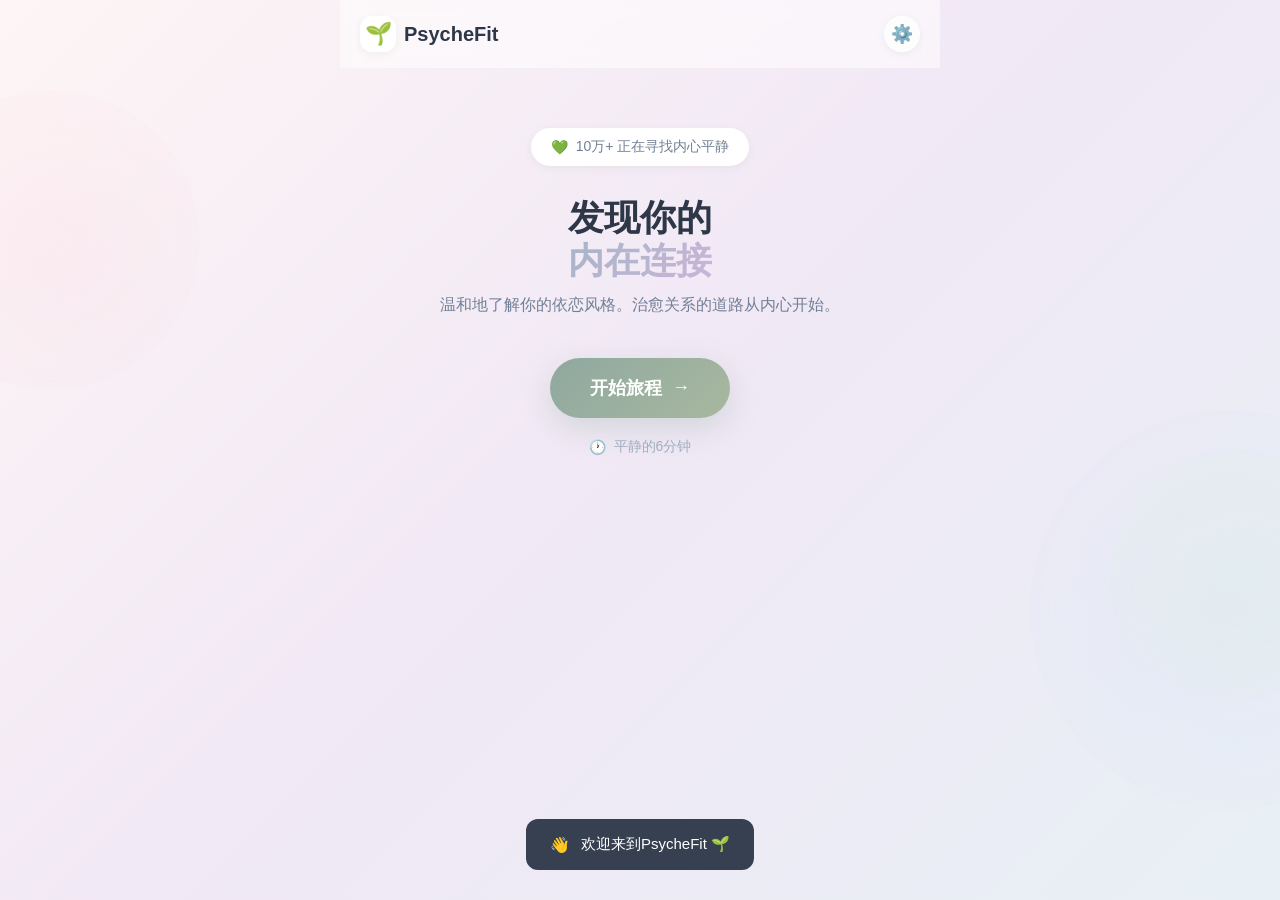
<file: index.html>
<!DOCTYPE html>
<html lang="zh-CN">
<head>
    <meta charset="UTF-8">
    <meta name="viewport" content="width=device-width, initial-scale=1.0, maximum-scale=1.0, user-scalable=no">
    <meta name="theme-color" content="#fef5f5">
    <title>PsycheFit - 依恋风格测试</title>
    
    <link rel="stylesheet" href="css/style.css">
</head>
<body>
    <div class="bg-circle bg-circle-1"></div>
    <div class="bg-circle bg-circle-2"></div>
    <div class="bg-circle bg-circle-3"></div>

    <div class="container">
        <div class="header" id="header">
            <div class="logo">
                <div class="logo-icon">🌱</div>
                <span>PsycheFit</span>
            </div>
            <div class="settings-icon" onclick="showSettings()">⚙️</div>
        </div>

        <div class="welcome-screen" id="welcomeScreen">
            <div class="badge">
                <span>💚</span>
                <span>10万+ 正在寻找内心平静</span>
            </div>
            <h1 class="main-title">
                发现你的<br>
                <span class="highlight">内在连接</span>
            </h1>
            <p class="subtitle">
                温和地了解你的依恋风格。治愈关系的道路从内心开始。
            </p>
            <button class="start-button" onclick="startTest()">
                开始旅程
                <span>→</span>
            </button>
            <div class="time-info">
                <span>🕐</span>
                <span>平静的6分钟</span>
            </div>
        </div>

        <div class="test-screen" id="testScreen">
            <div class="progress-section">
                <div class="progress-bar-container">
                    <div class="progress-bar-fill" id="progressFill"></div>
                </div>
            </div>
            <div class="question-area">
                <div class="question-container">
                    <h2 class="question-title" id="questionTitle"></h2>
                    <div class="options" id="optionsContainer"></div>
                </div>
            </div>
            <div class="test-footer">
                <button class="back-button" id="backButton" onclick="previousQuestion()">
                    <span>←</span>
                    <span>返回上一题</span>
                </button>
            </div>
        </div>

        <div class="reflection-screen" id="reflectionScreen">
            <div class="reflection-icon">🌸</div>
            <h2 class="reflection-title">正在分析你的依恋模式...</h2>
            <p class="reflection-subtitle">请稍等片刻，我们正在为你生成专属报告</p>
            
            <div class="analysis-progress">
                <div class="progress-label">
                    <span>分析进度</span>
                    <span class="progress-percentage" id="progressPercentage">0%</span>
                </div>
                <div class="progress-bar-container-loading">
                    <div class="progress-bar-fill-loading" id="loadingProgressBar"></div>
                </div>
                
                <div class="progress-steps">
                    <div class="progress-step" id="step1">
                        <div class="step-icon">1</div>
                        <div class="step-text">收集回答数据</div>
                    </div>
                    <div class="progress-step" id="step2">
                        <div class="step-icon">2</div>
                        <div class="step-text">分析依恋模式</div>
                    </div>
                    <div class="progress-step" id="step3">
                        <div class="step-icon">3</div>
                        <div class="step-text">生成个性化洞察</div>
                    </div>
                    <div class="progress-step" id="step4">
                        <div class="step-icon">4</div>
                        <div class="step-text">准备成长建议</div>
                    </div>
                </div>
            </div>
        </div>

        <div class="result-screen" id="resultScreen">
            <div id="resultContent"></div>
            <div class="action-buttons">
                <button class="premium-button" onclick="showPremiumOffer()">📦 获取行动包（小红书发货）</button>
                <button class="share-button" onclick="shareResult()">📊 分享结果</button>
                <button class="restart-button" onclick="restartTest()">🔄 重新测试</button>
            </div>
        </div>
    </div>

    <div class="modal" id="modal">
        <div class="modal-content">
            <h3 class="modal-title" id="modalTitle"></h3>
            <p class="modal-desc" id="modalDesc"></p>
            <div class="modal-buttons">
                <button class="modal-button modal-button-secondary" onclick="closeModal()">取消</button>
                <button class="modal-button modal-button-primary" id="modalConfirm">确认</button>
            </div>
        </div>
    </div>

    <div class="toast" id="toast">
        <span class="toast-icon" id="toastIcon">✓</span>
        <span id="toastMessage">进度已保存</span>
    </div>

    <script src="js/data.js"></script>
    <script src="js/script.js"></script>
</body>
</html>
</file>
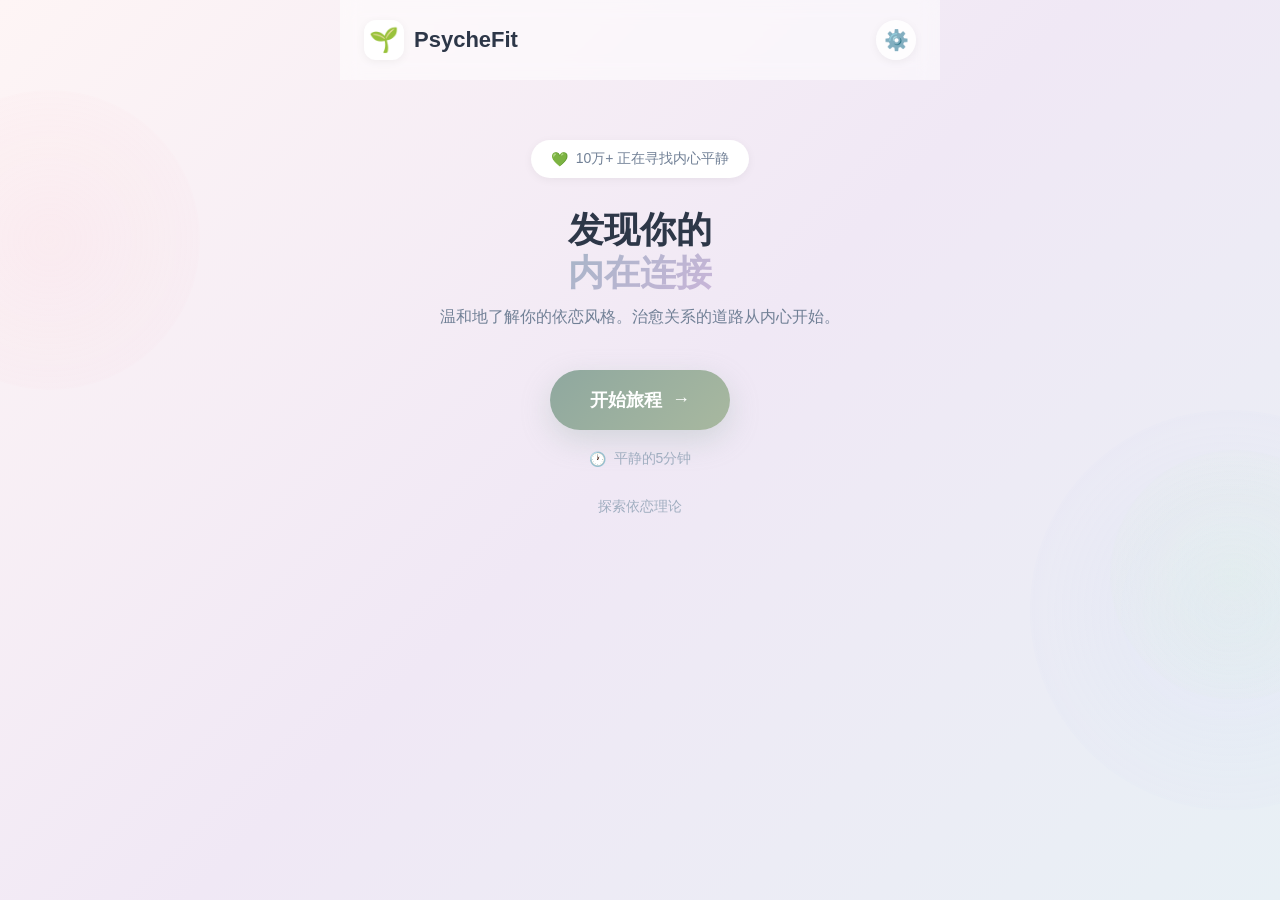
<file: attachment-test.html>
<!DOCTYPE html>
<html lang="zh-CN">
<head>
    <meta charset="UTF-8">
    <meta name="viewport" content="width=device-width, initial-scale=1.0, maximum-scale=1.0, user-scalable=no">
    <meta name="theme-color" content="#fef5f5">
    <title>PsycheFit - 依恋风格测试</title>
    <style>
        * {
            margin: 0;
            padding: 0;
            box-sizing: border-box;
            -webkit-tap-highlight-color: transparent;
        }

        body {
            font-family: -apple-system, BlinkMacSystemFont, 'Segoe UI', 'PingFang SC', 'Hiragino Sans GB', 'Microsoft YaHei', sans-serif;
            background: linear-gradient(135deg, #fef5f5 0%, #f0e8f5 50%, #e8f0f5 100%);
            min-height: 100vh;
            overflow-x: hidden;
            position: relative;
        }

        /* 装饰性背景圆圈 - 增强动画 */
        .bg-circle {
            position: fixed;
            border-radius: 50%;
            opacity: 0.15;
            pointer-events: none;
            z-index: 0;
            animation: float 20s ease-in-out infinite;
        }

        @keyframes float {
            0%, 100% { transform: translate(0, 0) scale(1); }
            25% { transform: translate(10px, -10px) scale(1.05); }
            50% { transform: translate(-10px, 10px) scale(0.95); }
            75% { transform: translate(10px, 10px) scale(1.02); }
        }

        .bg-circle-1 {
            width: 300px;
            height: 300px;
            background: radial-gradient(circle, #ffc9d4, transparent);
            top: 10%;
            left: -100px;
            animation-delay: 0s;
        }

        .bg-circle-2 {
            width: 400px;
            height: 400px;
            background: radial-gradient(circle, #c9d4ff, transparent);
            bottom: 10%;
            right: -150px;
            animation-delay: -10s;
        }

        .bg-circle-3 {
            width: 250px;
            height: 250px;
            background: radial-gradient(circle, #d4ffc9, transparent);
            top: 50%;
            right: -80px;
            animation-delay: -5s;
        }

        .container {
            position: relative;
            z-index: 1;
            max-width: 100%;
            min-height: 100vh;
            padding: 0;
        }

        /* Header - 增强 */
        .header {
            display: flex;
            justify-content: space-between;
            align-items: center;
            padding: 20px 24px;
            background: rgba(255, 255, 255, 0.5);
            backdrop-filter: blur(10px);
            position: sticky;
            top: 0;
            z-index: 100;
            transition: all 0.3s ease;
        }

        .header.scrolled {
            background: rgba(255, 255, 255, 0.8);
            box-shadow: 0 4px 20px rgba(0, 0, 0, 0.05);
        }

        .logo {
            display: flex;
            align-items: center;
            gap: 10px;
            font-size: 22px;
            font-weight: 600;
            color: #2d3748;
        }

        .logo-icon {
            width: 40px;
            height: 40px;
            background: white;
            border-radius: 12px;
            display: flex;
            align-items: center;
            justify-content: center;
            font-size: 24px;
            box-shadow: 0 2px 10px rgba(0, 0, 0, 0.05);
            transition: transform 0.3s ease;
        }

        .logo-icon:active {
            transform: scale(0.95);
        }

        .settings-icon {
            width: 40px;
            height: 40px;
            background: rgba(255, 255, 255, 0.8);
            border-radius: 50%;
            display: flex;
            align-items: center;
            justify-content: center;
            color: #718096;
            font-size: 20px;
            cursor: pointer;
            transition: all 0.3s ease;
            box-shadow: 0 2px 10px rgba(0, 0, 0, 0.05);
        }

        .settings-icon:active {
            transform: scale(0.9);
            background: rgba(255, 255, 255, 1);
        }

        /* Welcome Screen - 增强动画 */
        .welcome-screen {
            text-align: center;
            padding: 60px 24px 40px;
            animation: fadeInUp 0.6s ease;
        }

        @keyframes fadeInUp {
            from {
                opacity: 0;
                transform: translateY(30px);
            }
            to {
                opacity: 1;
                transform: translateY(0);
            }
        }

        @keyframes fadeIn {
            from { opacity: 0; }
            to { opacity: 1; }
        }

        @keyframes slideInLeft {
            from {
                opacity: 0;
                transform: translateX(-30px);
            }
            to {
                opacity: 1;
                transform: translateX(0);
            }
        }

        @keyframes slideInRight {
            from {
                opacity: 0;
                transform: translateX(30px);
            }
            to {
                opacity: 1;
                transform: translateX(0);
            }
        }

        .badge {
            display: inline-flex;
            align-items: center;
            gap: 8px;
            background: white;
            padding: 10px 20px;
            border-radius: 20px;
            color: #718096;
            font-size: 14px;
            margin-bottom: 30px;
            box-shadow: 0 2px 10px rgba(0, 0, 0, 0.05);
            animation: fadeInUp 0.6s ease 0.1s both;
        }

        .badge-pulse {
            animation: pulse 2s ease-in-out infinite;
        }

        @keyframes pulse {
            0%, 100% { transform: scale(1); }
            50% { transform: scale(1.05); }
        }

        .main-title {
            font-size: 36px;
            font-weight: 700;
            color: #2d3748;
            margin-bottom: 10px;
            line-height: 1.2;
            animation: fadeInUp 0.6s ease 0.2s both;
        }

        .main-title .highlight {
            background: linear-gradient(135deg, #a8b5c8, #c8b5d8);
            -webkit-background-clip: text;
            -webkit-text-fill-color: transparent;
            background-clip: text;
        }

        .subtitle {
            font-size: 16px;
            color: #718096;
            line-height: 1.6;
            margin-bottom: 40px;
            padding: 0 20px;
            animation: fadeInUp 0.6s ease 0.3s both;
        }

        .start-button {
            background: linear-gradient(135deg, #8fa89f, #a8b89f);
            color: white;
            border: none;
            padding: 18px 40px;
            border-radius: 30px;
            font-size: 18px;
            font-weight: 600;
            cursor: pointer;
            box-shadow: 0 10px 30px rgba(143, 168, 159, 0.3);
            display: inline-flex;
            align-items: center;
            gap: 10px;
            transition: all 0.3s ease;
            animation: fadeInUp 0.6s ease 0.4s both;
        }

        .start-button:hover {
            transform: translateY(-2px);
            box-shadow: 0 15px 35px rgba(143, 168, 159, 0.4);
        }

        .start-button:active {
            transform: translateY(0) scale(0.98);
        }

        .time-info {
            display: flex;
            align-items: center;
            justify-content: center;
            gap: 8px;
            color: #a0aec0;
            font-size: 14px;
            margin-top: 20px;
            animation: fadeInUp 0.6s ease 0.5s both;
        }

        .learn-more {
            color: #a0aec0;
            font-size: 14px;
            margin-top: 30px;
            cursor: pointer;
            transition: color 0.3s ease;
            animation: fadeInUp 0.6s ease 0.6s both;
        }

        .learn-more:hover {
            color: #718096;
        }

        /* Reflection Screen - 新增 */
        .reflection-screen {
            display: none;
            text-align: center;
            padding: 80px 24px 40px;
            animation: fadeIn 0.8s ease;
        }

        .reflection-icon {
            font-size: 120px;
            margin-bottom: 40px;
            animation: pulse 2s ease-in-out infinite;
        }

        .reflection-title {
            font-size: 28px;
            font-weight: 600;
            color: #2d3748;
            margin-bottom: 20px;
        }

        .reflection-subtitle {
            font-size: 16px;
            color: #718096;
            line-height: 1.6;
            margin-bottom: 40px;
        }

        .growth-section {
            background: rgba(255, 255, 255, 0.6);
            backdrop-filter: blur(10px);
            border-radius: 20px;
            padding: 20px;
            margin-bottom: 30px;
        }

        .growth-label {
            color: #d4a5a5;
            font-size: 11px;
            letter-spacing: 2px;
            text-transform: uppercase;
            margin-bottom: 15px;
        }

        .growth-bar {
            width: 100%;
            height: 8px;
            background: rgba(143, 168, 159, 0.2);
            border-radius: 10px;
            overflow: hidden;
        }

        .growth-fill {
            height: 100%;
            background: linear-gradient(90deg, #8fa89f, #a8b89f);
            border-radius: 10px;
            width: 0;
            animation: growthFill 2s ease-out forwards;
        }

        @keyframes growthFill {
            to { width: 35%; }
        }

        /* Test Screen - 优化 */
        .test-screen {
            display: none;
            padding: 20px 24px 40px;
            animation: fadeIn 0.4s ease;
        }

        .test-header {
            text-align: center;
            margin-bottom: 40px;
        }

        .scenario-label {
            color: #d4a5a5;
            font-size: 12px;
            letter-spacing: 2px;
            text-transform: uppercase;
            margin-bottom: 8px;
        }

        .scenario-number {
            color: #a0aec0;
            font-size: 16px;
        }

        .progress-bar {
            width: 120px;
            height: 8px;
            background: rgba(255, 255, 255, 0.6);
            border-radius: 10px;
            margin: 20px auto;
            overflow: hidden;
        }

        .progress-fill {
            height: 100%;
            background: linear-gradient(90deg, #f4c4c4, #c4d4f4);
            border-radius: 10px;
            transition: width 0.5s cubic-bezier(0.4, 0, 0.2, 1);
        }

        .question-card {
            background: rgba(255, 255, 255, 0.7);
            backdrop-filter: blur(10px);
            border-radius: 24px;
            padding: 40px 24px;
            text-align: center;
            margin-bottom: 40px;
            box-shadow: 0 10px 40px rgba(0, 0, 0, 0.05);
            animation: slideInLeft 0.4s ease;
        }

        .icon-circle {
            width: 80px;
            height: 80px;
            background: white;
            border-radius: 50%;
            display: flex;
            align-items: center;
            justify-content: center;
            margin: 0 auto 30px;
            font-size: 36px;
            box-shadow: 0 5px 20px rgba(0, 0, 0, 0.08);
            animation: iconBounce 0.6s ease;
        }

        @keyframes iconBounce {
            0%, 100% { transform: scale(1); }
            50% { transform: scale(1.1); }
        }

        .question-title {
            font-size: 22px;
            font-weight: 600;
            color: #2d3748;
            margin-bottom: 20px;
            line-height: 1.4;
        }

        .question-desc {
            font-size: 15px;
            color: #718096;
            line-height: 1.6;
        }

        .select-label {
            color: #d4a5a5;
            font-size: 12px;
            letter-spacing: 2px;
            text-transform: uppercase;
            margin-bottom: 20px;
            text-align: center;
        }

        .options {
            display: flex;
            flex-direction: column;
            gap: 16px;
        }

        .option {
            background: rgba(255, 255, 255, 0.8);
            border: 2px solid transparent;
            border-radius: 20px;
            padding: 20px;
            text-align: left;
            cursor: pointer;
            transition: all 0.3s cubic-bezier(0.4, 0, 0.2, 1);
            animation: slideInRight 0.4s ease;
            animation-fill-mode: both;
        }

        .option:nth-child(1) { animation-delay: 0.1s; }
        .option:nth-child(2) { animation-delay: 0.2s; }
        .option:nth-child(3) { animation-delay: 0.3s; }

        .option:hover {
            transform: translateX(5px);
        }

        .option:active {
            transform: scale(0.98);
        }

        .option.selected {
            border-color: #a8b89f;
            background: linear-gradient(135deg, rgba(168, 184, 159, 0.15), rgba(168, 184, 159, 0.08));
            box-shadow: 0 5px 20px rgba(168, 184, 159, 0.2);
            transform: translateX(8px);
        }

        .option-title {
            font-size: 16px;
            font-weight: 600;
            color: #2d3748;
            margin-bottom: 8px;
            display: flex;
            align-items: center;
            gap: 10px;
        }

        .option-radio {
            width: 20px;
            height: 20px;
            border: 2px solid #cbd5e0;
            border-radius: 50%;
            display: inline-block;
            position: relative;
            transition: all 0.3s ease;
        }

        .option.selected .option-radio {
            border-color: #a8b89f;
            background: #a8b89f;
        }

        .option.selected .option-radio::after {
            content: '';
            position: absolute;
            top: 50%;
            left: 50%;
            transform: translate(-50%, -50%);
            width: 8px;
            height: 8px;
            background: white;
            border-radius: 50%;
        }

        .option-desc {
            font-size: 14px;
            color: #718096;
            line-height: 1.5;
            padding-left: 30px;
        }

        /* Navigation buttons - 优化 */
        .nav-buttons {
            display: flex;
            gap: 12px;
            margin-top: 30px;
            position: sticky;
            bottom: 20px;
            z-index: 10;
        }

        .nav-button {
            flex: 1;
            padding: 16px;
            border-radius: 30px;
            font-size: 16px;
            font-weight: 600;
            cursor: pointer;
            border: none;
            transition: all 0.3s ease;
        }

        .btn-back {
            background: rgba(255, 255, 255, 0.9);
            color: #718096;
            border: 2px solid #e2e8f0;
        }

        .btn-back:active {
            transform: scale(0.95);
        }

        .btn-next {
            background: linear-gradient(135deg, #8fa89f, #a8b89f);
            color: white;
            box-shadow: 0 4px 15px rgba(143, 168, 159, 0.3);
        }

        .btn-next:hover:not(:disabled) {
            transform: translateY(-2px);
            box-shadow: 0 8px 20px rgba(143, 168, 159, 0.4);
        }

        .btn-next:active:not(:disabled) {
            transform: translateY(0) scale(0.98);
        }

        .btn-next:disabled {
            opacity: 0.5;
            cursor: not-allowed;
            transform: none;
        }

        /* Result Screen - 大幅优化 */
        .result-screen {
            display: none;
            padding: 20px 24px 40px;
            animation: fadeIn 0.6s ease;
        }

        .result-header {
            text-align: center;
            margin-bottom: 30px;
            animation: fadeInUp 0.6s ease;
        }

        .result-title {
            font-size: 14px;
            color: #a0aec0;
            letter-spacing: 2px;
            text-transform: uppercase;
            margin-bottom: 20px;
        }

        .attachment-card {
            background: rgba(255, 255, 255, 0.8);
            backdrop-filter: blur(10px);
            border-radius: 24px;
            padding: 30px 24px;
            margin-bottom: 20px;
            box-shadow: 0 10px 40px rgba(0, 0, 0, 0.08);
            animation: slideInLeft 0.6s ease 0.2s both;
            position: relative;
            overflow: hidden;
        }

        .attachment-card::before {
            content: '';
            position: absolute;
            top: 0;
            left: 0;
            right: 0;
            height: 4px;
            background: linear-gradient(90deg, #8fa89f, #a8b89f);
        }

        .attachment-badge {
            display: inline-block;
            padding: 6px 16px;
            border-radius: 12px;
            font-size: 11px;
            font-weight: 600;
            letter-spacing: 1px;
            text-transform: uppercase;
            margin-bottom: 20px;
        }

        .badge-healthy {
            background: rgba(143, 168, 159, 0.2);
            color: #5a7a6a;
        }

        .badge-anxious {
            background: rgba(255, 150, 120, 0.2);
            color: #cc6644;
        }

        .badge-avoidant {
            background: rgba(120, 150, 200, 0.2);
            color: #5577aa;
        }

        .badge-fearful {
            background: rgba(200, 150, 200, 0.2);
            color: #aa7799;
        }

        .attachment-name {
            font-size: 28px;
            font-weight: 700;
            color: #2d3748;
            margin-bottom: 15px;
        }

        .attachment-desc {
            font-size: 15px;
            color: #4a5568;
            line-height: 1.8;
            margin-bottom: 25px;
        }

        /* 详细特征 - 新增 */
        .characteristics {
            background: rgba(248, 250, 252, 0.8);
            border-radius: 16px;
            padding: 20px;
            margin: 20px 0;
        }

        .characteristics-title {
            font-size: 14px;
            font-weight: 600;
            color: #4a5568;
            margin-bottom: 15px;
            display: flex;
            align-items: center;
            gap: 8px;
        }

        .characteristic-item {
            display: flex;
            align-items: flex-start;
            gap: 12px;
            padding: 10px 0;
            border-bottom: 1px solid rgba(226, 232, 240, 0.5);
        }

        .characteristic-item:last-child {
            border-bottom: none;
        }

        .characteristic-icon {
            font-size: 18px;
            flex-shrink: 0;
        }

        .characteristic-text {
            font-size: 14px;
            color: #4a5568;
            line-height: 1.6;
        }

        /* 成长建议 - 新增 */
        .growth-tips {
            background: linear-gradient(135deg, rgba(143, 168, 159, 0.1), rgba(168, 184, 159, 0.1));
            border-radius: 16px;
            padding: 20px;
            margin: 20px 0;
        }

        .growth-tips-title {
            font-size: 14px;
            font-weight: 600;
            color: #5a7a6a;
            margin-bottom: 15px;
            display: flex;
            align-items: center;
            gap: 8px;
        }

        .growth-tip-item {
            background: white;
            border-radius: 12px;
            padding: 15px;
            margin-bottom: 12px;
            box-shadow: 0 2px 10px rgba(0, 0, 0, 0.05);
        }

        .growth-tip-item:last-child {
            margin-bottom: 0;
        }

        .growth-tip-title {
            font-size: 14px;
            font-weight: 600;
            color: #2d3748;
            margin-bottom: 8px;
        }

        .growth-tip-desc {
            font-size: 13px;
            color: #718096;
            line-height: 1.6;
        }

        /* 分数分布 - 新增 */
        .score-distribution {
            background: rgba(255, 255, 255, 0.8);
            backdrop-filter: blur(10px);
            border-radius: 20px;
            padding: 24px;
            margin-bottom: 20px;
            animation: slideInRight 0.6s ease 0.4s both;
        }

        .score-title {
            font-size: 16px;
            font-weight: 600;
            color: #2d3748;
            margin-bottom: 20px;
            text-align: center;
        }

        .score-item {
            margin-bottom: 16px;
        }

        .score-label {
            display: flex;
            justify-content: space-between;
            margin-bottom: 8px;
            font-size: 14px;
        }

        .score-name {
            color: #4a5568;
            font-weight: 500;
        }

        .score-value {
            color: #718096;
        }

        .score-bar-bg {
            height: 8px;
            background: rgba(226, 232, 240, 0.5);
            border-radius: 10px;
            overflow: hidden;
        }

        .score-bar-fill {
            height: 100%;
            border-radius: 10px;
            transition: width 1s cubic-bezier(0.4, 0, 0.2, 1);
            width: 0;
        }

        .score-bar-fill.secure { background: linear-gradient(90deg, #8fa89f, #a8b89f); }
        .score-bar-fill.anxious { background: linear-gradient(90deg, #ff9678, #ffb699); }
        .score-bar-fill.avoidant { background: linear-gradient(90deg, #7896c8, #98b6e8); }
        .score-bar-fill.fearful { background: linear-gradient(90deg, #c896c8, #d8b6d8); }

        .read-more {
            color: #8fa89f;
            font-size: 14px;
            font-weight: 600;
            display: inline-flex;
            align-items: center;
            gap: 6px;
            cursor: pointer;
            transition: gap 0.3s ease;
        }

        .read-more:hover {
            gap: 10px;
        }

        .action-buttons {
            display: flex;
            gap: 12px;
            margin-top: 20px;
        }

        .share-button, .restart-button {
            flex: 1;
            padding: 16px 24px;
            border-radius: 30px;
            font-size: 16px;
            font-weight: 600;
            cursor: pointer;
            border: none;
            transition: all 0.3s ease;
        }

        .share-button {
            background: linear-gradient(135deg, #8fa89f, #a8b89f);
            color: white;
            box-shadow: 0 4px 15px rgba(143, 168, 159, 0.3);
        }

        .restart-button {
            background: white;
            color: #718096;
            border: 2px solid #e2e8f0;
        }

        .share-button:active, .restart-button:active {
            transform: scale(0.98);
        }

        .wisdom-card {
            background: linear-gradient(135deg, rgba(255, 240, 245, 0.8), rgba(245, 240, 255, 0.8));
            backdrop-filter: blur(10px);
            border-radius: 24px;
            padding: 30px 24px;
            text-align: center;
            margin-top: 30px;
            animation: fadeInUp 0.6s ease 0.6s both;
        }

        .wisdom-icon {
            font-size: 28px;
            margin-bottom: 15px;
        }

        .wisdom-label {
            color: #a0aec0;
            font-size: 11px;
            letter-spacing: 2px;
            text-transform: uppercase;
            margin-bottom: 15px;
        }

        .wisdom-quote {
            font-size: 16px;
            font-style: italic;
            color: #4a5568;
            line-height: 1.8;
            margin-bottom: 15px;
        }

        .wisdom-source {
            color: #a0aec0;
            font-size: 12px;
        }

        /* Attachment Overview - 优化 */
        .attachment-overview {
            display: none;
            padding: 20px 24px 40px;
            animation: fadeIn 0.6s ease;
        }

        .overview-title {
            font-size: 24px;
            font-weight: 700;
            color: #2d3748;
            margin-bottom: 10px;
            animation: fadeInUp 0.6s ease;
        }

        .overview-desc {
            font-size: 14px;
            color: #718096;
            line-height: 1.6;
            margin-bottom: 30px;
            animation: fadeInUp 0.6s ease 0.1s both;
        }

        .style-card {
            background: rgba(255, 255, 255, 0.8);
            backdrop-filter: blur(10px);
            border-radius: 20px;
            padding: 24px;
            margin-bottom: 16px;
            cursor: pointer;
            transition: all 0.3s cubic-bezier(0.4, 0, 0.2, 1);
            border: 2px solid transparent;
            animation: slideInLeft 0.4s ease;
            animation-fill-mode: both;
        }

        .style-card:nth-child(1) { animation-delay: 0.2s; }
        .style-card:nth-child(2) { animation-delay: 0.3s; }
        .style-card:nth-child(3) { animation-delay: 0.4s; }
        .style-card:nth-child(4) { animation-delay: 0.5s; }

        .style-card:hover {
            transform: translateX(5px);
        }

        .style-card:active {
            transform: scale(0.98);
        }

        .style-card.green {
            background: linear-gradient(135deg, rgba(230, 245, 235, 0.95), rgba(220, 240, 230, 0.95));
        }

        .style-card.orange {
            background: linear-gradient(135deg, rgba(255, 240, 235, 0.95), rgba(255, 235, 230, 0.95));
        }

        .style-card.blue {
            background: linear-gradient(135deg, rgba(235, 245, 255, 0.95), rgba(230, 240, 255, 0.95));
        }

        .style-card.purple {
            background: linear-gradient(135deg, rgba(245, 235, 255, 0.95), rgba(240, 230, 255, 0.95));
        }

        .style-icon {
            font-size: 36px;
            margin-bottom: 15px;
        }

        .style-name {
            font-size: 20px;
            font-weight: 700;
            color: #2d3748;
            margin-bottom: 10px;
        }

        .style-desc {
            font-size: 14px;
            color: #4a5568;
            line-height: 1.6;
            margin-bottom: 15px;
        }

        /* Loading Animation - 新增 */
        .loading-overlay {
            position: fixed;
            top: 0;
            left: 0;
            right: 0;
            bottom: 0;
            background: rgba(255, 255, 255, 0.95);
            backdrop-filter: blur(10px);
            display: none;
            align-items: center;
            justify-content: center;
            z-index: 1000;
            animation: fadeIn 0.3s ease;
        }

        .loading-content {
            text-align: center;
        }

        .spinner {
            width: 60px;
            height: 60px;
            border: 4px solid rgba(143, 168, 159, 0.2);
            border-top-color: #8fa89f;
            border-radius: 50%;
            animation: spin 1s linear infinite;
            margin: 0 auto 20px;
        }

        @keyframes spin {
            to { transform: rotate(360deg); }
        }

        .loading-text {
            font-size: 16px;
            color: #4a5568;
            margin-bottom: 10px;
        }

        .loading-subtext {
            font-size: 14px;
            color: #a0aec0;
        }

        /* Modal - 新增 */
        .modal {
            position: fixed;
            top: 0;
            left: 0;
            right: 0;
            bottom: 0;
            background: rgba(0, 0, 0, 0.5);
            backdrop-filter: blur(5px);
            display: none;
            align-items: center;
            justify-content: center;
            z-index: 1001;
            padding: 20px;
            animation: fadeIn 0.3s ease;
        }

        .modal-content {
            background: white;
            border-radius: 24px;
            padding: 30px 24px;
            max-width: 400px;
            width: 100%;
            max-height: 80vh;
            overflow-y: auto;
            animation: slideInUp 0.4s ease;
        }

        @keyframes slideInUp {
            from {
                opacity: 0;
                transform: translateY(50px);
            }
            to {
                opacity: 1;
                transform: translateY(0);
            }
        }

        .modal-title {
            font-size: 22px;
            font-weight: 700;
            color: #2d3748;
            margin-bottom: 15px;
        }

        .modal-desc {
            font-size: 15px;
            color: #4a5568;
            line-height: 1.7;
            margin-bottom: 25px;
        }

        .modal-buttons {
            display: flex;
            gap: 12px;
        }

        .modal-button {
            flex: 1;
            padding: 14px;
            border-radius: 20px;
            font-size: 15px;
            font-weight: 600;
            cursor: pointer;
            border: none;
            transition: all 0.3s ease;
        }

        .modal-button-primary {
            background: linear-gradient(135deg, #8fa89f, #a8b89f);
            color: white;
        }

        .modal-button-secondary {
            background: rgba(226, 232, 240, 0.5);
            color: #4a5568;
        }

        .modal-button:active {
            transform: scale(0.95);
        }

        /* Responsive */
        @media (max-width: 375px) {
            .main-title {
                font-size: 32px;
            }
            .question-title {
                font-size: 20px;
            }
            .attachment-name {
                font-size: 24px;
            }
        }

        @media (min-width: 768px) {
            .container {
                max-width: 600px;
                margin: 0 auto;
            }
        }

        /* Toast Notification - 新增 */
        .toast {
            position: fixed;
            bottom: -100px;
            left: 50%;
            transform: translateX(-50%);
            background: rgba(45, 55, 72, 0.95);
            backdrop-filter: blur(10px);
            color: white;
            padding: 16px 24px;
            border-radius: 12px;
            box-shadow: 0 10px 40px rgba(0, 0, 0, 0.3);
            z-index: 1002;
            transition: bottom 0.4s cubic-bezier(0.4, 0, 0.2, 1);
            display: flex;
            align-items: center;
            gap: 12px;
            font-size: 15px;
            max-width: 90%;
        }

        .toast.show {
            bottom: 30px;
        }

        .toast-icon {
            font-size: 20px;
        }

        /* Progress Indicator - 新增 */
        .question-progress {
            display: flex;
            justify-content: center;
            gap: 6px;
            margin: 25px 0;
            flex-wrap: wrap;
            padding: 0 20px;
        }

        .progress-dot {
            width: 8px;
            height: 8px;
            border-radius: 50%;
            background: rgba(160, 174, 192, 0.3);
            transition: all 0.3s ease;
        }

        .progress-dot.completed {
            background: linear-gradient(135deg, #8fa89f, #a8b89f);
            transform: scale(1.2);
        }

        .progress-dot.current {
            background: #c8b5d8;
            transform: scale(1.4);
            box-shadow: 0 0 10px rgba(200, 181, 216, 0.5);
        }

        /* Swipe Animation - 新增 */
        @keyframes swipeOut {
            to {
                opacity: 0;
                transform: translateX(-30px);
            }
        }

        @keyframes swipeIn {
            from {
                opacity: 0;
                transform: translateX(30px);
            }
            to {
                opacity: 1;
                transform: translateX(0);
            }
        }

        .question-card.swipe-out {
            animation: swipeOut 0.3s ease forwards;
        }

        .question-card.swipe-in {
            animation: swipeIn 0.3s ease forwards;
        }

        /* Confetti Effect - 新增 */
        .confetti {
            position: fixed;
            width: 10px;
            height: 10px;
            background: #f0f;
            position: absolute;
            animation: confetti-fall 3s linear forwards;
            z-index: 999;
        }

        @keyframes confetti-fall {
            to {
                transform: translateY(100vh) rotate(360deg);
                opacity: 0;
            }
        }

        /* Percentage Circle - 新增 */
        .percentage-circle {
            width: 120px;
            height: 120px;
            border-radius: 50%;
            background: conic-gradient(
                #8fa89f 0deg,
                #8fa89f var(--percentage),
                rgba(226, 232, 240, 0.3) var(--percentage),
                rgba(226, 232, 240, 0.3) 360deg
            );
            display: flex;
            align-items: center;
            justify-content: center;
            margin: 0 auto 20px;
            position: relative;
            animation: rotate 2s ease-in-out;
        }

        @keyframes rotate {
            from { transform: rotate(0deg); }
            to { transform: rotate(360deg); }
        }

        .percentage-circle::before {
            content: '';
            position: absolute;
            width: 100px;
            height: 100px;
            border-radius: 50%;
            background: white;
        }

        .percentage-text {
            position: relative;
            z-index: 1;
            font-size: 28px;
            font-weight: 700;
            color: #2d3748;
        }

        /* Comparison Chart - 新增 */
        .comparison-section {
            background: rgba(255, 255, 255, 0.6);
            backdrop-filter: blur(10px);
            border-radius: 20px;
            padding: 24px;
            margin: 20px 0;
        }

        .comparison-title {
            font-size: 16px;
            font-weight: 600;
            color: #2d3748;
            margin-bottom: 20px;
            text-align: center;
        }

        .comparison-item {
            display: flex;
            justify-content: space-between;
            align-items: center;
            padding: 12px 0;
            border-bottom: 1px solid rgba(226, 232, 240, 0.5);
        }

        .comparison-item:last-child {
            border-bottom: none;
        }

        .comparison-label {
            font-size: 14px;
            color: #4a5568;
            display: flex;
            align-items: center;
            gap: 8px;
        }

        .comparison-bar-container {
            flex: 1;
            margin: 0 15px;
            height: 8px;
            background: rgba(226, 232, 240, 0.5);
            border-radius: 10px;
            overflow: hidden;
        }

        .comparison-bar {
            height: 100%;
            background: linear-gradient(90deg, #8fa89f, #a8b89f);
            border-radius: 10px;
            transition: width 1.5s cubic-bezier(0.4, 0, 0.2, 1);
            width: 0;
        }

        .comparison-value {
            font-size: 14px;
            font-weight: 600;
            color: #718096;
            min-width: 45px;
            text-align: right;
        }

        /* Insight Cards - 新增 */
        .insights-section {
            margin: 20px 0;
        }

        .insight-card {
            background: linear-gradient(135deg, rgba(143, 168, 159, 0.08), rgba(168, 184, 159, 0.08));
            border-left: 4px solid #8fa89f;
            border-radius: 12px;
            padding: 16px;
            margin-bottom: 12px;
            animation: slideInLeft 0.4s ease;
        }

        .insight-header {
            display: flex;
            align-items: center;
            gap: 10px;
            margin-bottom: 10px;
        }

        .insight-icon {
            font-size: 24px;
        }

        .insight-title {
            font-size: 15px;
            font-weight: 600;
            color: #2d3748;
        }

        .insight-text {
            font-size: 14px;
            color: #4a5568;
            line-height: 1.6;
            padding-left: 34px;
        }

        /* Resources Section - 新增 */
        .resources-section {
            background: rgba(255, 255, 255, 0.7);
            backdrop-filter: blur(10px);
            border-radius: 20px;
            padding: 24px;
            margin: 20px 0;
        }

        .resources-title {
            font-size: 16px;
            font-weight: 600;
            color: #2d3748;
            margin-bottom: 15px;
            display: flex;
            align-items: center;
            gap: 8px;
        }

        .resource-item {
            background: white;
            border-radius: 12px;
            padding: 16px;
            margin-bottom: 12px;
            cursor: pointer;
            transition: all 0.3s ease;
            border: 2px solid transparent;
        }

        .resource-item:hover {
            border-color: #a8b89f;
            transform: translateX(5px);
        }

        .resource-item:active {
            transform: scale(0.98);
        }

        .resource-name {
            font-size: 15px;
            font-weight: 600;
            color: #2d3748;
            margin-bottom: 5px;
        }

        .resource-desc {
            font-size: 13px;
            color: #718096;
            line-height: 1.5;
        }

        /* Quote Box - 新增 */
        .quote-box {
            background: linear-gradient(135deg, rgba(168, 181, 216, 0.1), rgba(200, 181, 216, 0.1));
            border-left: 4px solid #a8b5d8;
            border-radius: 12px;
            padding: 20px;
            margin: 20px 0;
            font-style: italic;
        }

        .quote-text {
            font-size: 15px;
            color: #4a5568;
            line-height: 1.7;
            margin-bottom: 10px;
        }

        .quote-author {
            font-size: 13px;
            color: #718096;
            font-style: normal;
            font-weight: 600;
        }

        /* Journey Timeline - 新增 */
        .timeline {
            position: relative;
            padding: 20px 0;
            margin: 20px 0;
        }

        .timeline::before {
            content: '';
            position: absolute;
            left: 20px;
            top: 0;
            bottom: 0;
            width: 2px;
            background: linear-gradient(to bottom, #8fa89f, #a8b89f);
        }

        .timeline-item {
            position: relative;
            padding-left: 50px;
            margin-bottom: 30px;
        }

        .timeline-dot {
            position: absolute;
            left: 13px;
            top: 5px;
            width: 16px;
            height: 16px;
            border-radius: 50%;
            background: white;
            border: 3px solid #8fa89f;
            box-shadow: 0 0 0 4px rgba(143, 168, 159, 0.2);
        }

        .timeline-content {
            background: rgba(255, 255, 255, 0.8);
            border-radius: 12px;
            padding: 16px;
        }

        .timeline-title {
            font-size: 14px;
            font-weight: 600;
            color: #2d3748;
            margin-bottom: 8px;
        }

        .timeline-desc {
            font-size: 13px;
            color: #718096;
            line-height: 1.6;
        }

        /* Emoji Feedback - 新增 */
        .emoji-feedback {
            display: flex;
            justify-content: center;
            gap: 20px;
            margin: 30px 0;
        }

        .emoji-btn {
            font-size: 36px;
            cursor: pointer;
            transition: all 0.3s ease;
            filter: grayscale(1);
            opacity: 0.5;
        }

        .emoji-btn:hover {
            filter: grayscale(0);
            opacity: 1;
            transform: scale(1.2);
        }

        .emoji-btn.selected {
            filter: grayscale(0);
            opacity: 1;
            transform: scale(1.3);
            animation: bounce 0.5s ease;
        }

        @keyframes bounce {
            0%, 100% { transform: scale(1.3); }
            50% { transform: scale(1.5); }
        }

        /* Stats Cards - 新增 */
        .stats-grid {
            display: grid;
            grid-template-columns: repeat(2, 1fr);
            gap: 12px;
            margin: 20px 0;
        }

        .stat-card {
            background: rgba(255, 255, 255, 0.8);
            backdrop-filter: blur(10px);
            border-radius: 16px;
            padding: 20px;
            text-align: center;
        }

        .stat-icon {
            font-size: 28px;
            margin-bottom: 10px;
        }

        .stat-value {
            font-size: 24px;
            font-weight: 700;
            color: #2d3748;
            margin-bottom: 5px;
        }

        .stat-label {
            font-size: 12px;
            color: #718096;
            text-transform: uppercase;
            letter-spacing: 1px;
        }

        /* Accessibility */
        .visually-hidden {
            position: absolute;
            width: 1px;
            height: 1px;
            padding: 0;
            margin: -1px;
            overflow: hidden;
            clip: rect(0, 0, 0, 0);
            white-space: nowrap;
            border-width: 0;
        }

        /* Dark Mode Support - 新增 */
        @media (prefers-color-scheme: dark) {
            body {
                background: linear-gradient(135deg, #1a1a2e 0%, #16213e 50%, #0f3460 100%);
            }
            
            .header {
                background: rgba(30, 30, 50, 0.8);
            }
            
            .logo, .main-title, .attachment-name, .question-title {
                color: #e2e8f0;
            }
            
            .subtitle, .question-desc, .attachment-desc {
                color: #a0aec0;
            }
            
            .question-card, .attachment-card, .style-card {
                background: rgba(30, 30, 50, 0.8);
            }
            
            .option {
                background: rgba(40, 40, 60, 0.8);
            }
        }

        /* Print Styles */
        @media print {
            .header, .nav-buttons, .action-buttons {
                display: none;
            }
            body {
                background: white;
            }
            .bg-circle {
                display: none;
            }
        }
    </style>
</head>
<body>
    <div class="bg-circle bg-circle-1"></div>
    <div class="bg-circle bg-circle-2"></div>
    <div class="bg-circle bg-circle-3"></div>

    <div class="container">
        <!-- Header -->
        <div class="header" id="header">
            <div class="logo">
                <div class="logo-icon">🌱</div>
                <span>PsycheFit</span>
            </div>
            <div class="settings-icon" onclick="showSettings()">⚙️</div>
        </div>

        <!-- Welcome Screen -->
        <div class="welcome-screen" id="welcomeScreen">
            <div class="badge badge-pulse">
                <span>💚</span>
                <span>10万+ 正在寻找内心平静</span>
            </div>
            <h1 class="main-title">
                发现你的<br>
                <span class="highlight">内在连接</span>
            </h1>
            <p class="subtitle">
                温和地了解你的依恋风格。治愈关系的道路从内心开始。
            </p>
            <button class="start-button" onclick="startJourney()">
                开始旅程
                <span>→</span>
            </button>
            <div class="time-info">
                <span>🕐</span>
                <span>平静的5分钟</span>
            </div>
            <div class="learn-more" onclick="showAttachmentOverview()">
                探索依恋理论
            </div>
        </div>

        <!-- Reflection Screen -->
        <div class="reflection-screen" id="reflectionScreen">
            <div class="reflection-icon">🌸</div>
            <h2 class="reflection-title">治愈需要时间...</h2>
            <p class="reflection-subtitle">滋养你的内心花园。</p>
            
            <div class="growth-section">
                <div class="growth-label">成长</div>
                <div class="growth-bar">
                    <div class="growth-fill"></div>
                </div>
            </div>

            <div class="wisdom-card">
                <div class="wisdom-icon">🧘</div>
                <div class="wisdom-label">每日智慧</div>
                <p class="wisdom-quote">
                    "就像莲花一样，我们也有能力从淤泥中升起，从黑暗中绽放，向世界散发光芒。"
                </p>
                <div class="wisdom-source">— 正念提示</div>
            </div>
        </div>

        <!-- Attachment Overview Screen -->
        <div class="attachment-overview" id="attachmentOverview">
            <h2 class="overview-title">依恋风格<br>研究与洞察</h2>
            <p class="overview-desc">
                探索心理学研究识别的四种主要依恋风格。理解这些模式是建立更健康关系的第一步。
            </p>

            <div class="style-card green" onclick="showStyleDetail('secure')">
                <div class="style-icon">🌱</div>
                <div class="attachment-badge badge-healthy">健康</div>
                <div class="style-name">安全型依恋</div>
                <div class="style-desc">
                    以对亲密关系和独立性的舒适感为特征。安全型个体信任伴侣并有效处理冲突，促进稳定和温暖。
                </div>
                <div class="read-more">阅读完整档案 →</div>
            </div>

            <div class="style-card orange" onclick="showStyleDetail('anxious')">
                <div class="style-icon">🧡</div>
                <div class="attachment-badge badge-anxious">寻求安慰</div>
                <div class="style-name">焦虑-矛盾型</div>
                <div class="style-desc">
                    通常以对被抛弃的深层恐惧为特征。个体可能寻求持续的确认，在不与伴侣密切接触时感到不安。
                </div>
                <div class="read-more">阅读完整档案 →</div>
            </div>

            <div class="style-card blue" onclick="showStyleDetail('avoidant')">
                <div class="style-icon">🛡️</div>
                <div class="attachment-badge badge-avoidant">独立</div>
                <div class="style-name">回避-疏离型</div>
                <div class="style-desc">
                    以强烈的自立愿望为标志。情感亲密可能让人感到窒息，导致这些个体在关系过于亲密时退缩。
                </div>
                <div class="read-more">阅读完整档案 →</div>
            </div>

            <div class="style-card purple" onclick="showStyleDetail('fearful')">
                <div class="style-icon">〰️</div>
                <div class="attachment-badge badge-fearful">复杂</div>
                <div class="style-name">恐惧-回避型</div>
                <div class="style-desc">
                    也称为混乱型依恋。个体渴望亲密但害怕被拒绝，经常在吸引伴侣和推开伴侣之间摇摆。
                </div>
                <div class="read-more">阅读完整档案 →</div>
            </div>

            <button class="start-button" style="width: 100%; margin-top: 20px;" onclick="backToWelcome()">
                开始评估 →
            </button>
        </div>

        <!-- Test Screen -->
        <div class="test-screen" id="testScreen">
            <div class="test-header">
                <div class="scenario-label">情景</div>
                <div class="scenario-number">第<span id="currentQ">1</span>题，共<span id="totalQ">20</span>题</div>
                <div class="progress-bar">
                    <div class="progress-fill" id="progressFill"></div>
                </div>
                <div class="question-progress" id="questionProgress"></div>
            </div>

            <div class="question-card">
                <div class="icon-circle" id="questionIcon">🌱</div>
                <h2 class="question-title" id="questionTitle"></h2>
                <p class="question-desc" id="questionDesc"></p>
            </div>

            <div class="select-label">选择一个选项</div>
            <div class="options" id="optionsContainer"></div>

            <div class="nav-buttons">
                <button class="nav-button btn-back" onclick="previousQuestion()">← 返回</button>
                <button class="nav-button btn-next" id="nextBtn" onclick="nextQuestion()" disabled>下一步 →</button>
            </div>
        </div>

        <!-- Result Screen -->
        <div class="result-screen" id="resultScreen">
            <div class="result-header">
                <div class="result-title">你的依恋风格</div>
            </div>

            <div id="resultContent"></div>

            <div class="action-buttons">
                <button class="share-button" onclick="shareResult()">📊 分享</button>
                <button class="restart-button" onclick="restartTest()">🔄 重测</button>
            </div>

            <div class="wisdom-card">
                <div class="wisdom-icon">🌸</div>
                <div class="wisdom-label">每日智慧</div>
                <p class="wisdom-quote">
                    "就像莲花一样，我们也有能力从淤泥中升起，从黑暗中绽放，向世界散发光芒。"
                </p>
                <div class="wisdom-source">— 正念提示</div>
            </div>
        </div>
    </div>

    <!-- Loading Overlay -->
    <div class="loading-overlay" id="loadingOverlay">
        <div class="loading-content">
            <div class="spinner"></div>
            <div class="loading-text">正在分析你的回答...</div>
            <div class="loading-subtext">发现你的依恋风格</div>
        </div>
    </div>

    <!-- Modal -->
    <div class="modal" id="modal">
        <div class="modal-content">
            <h3 class="modal-title" id="modalTitle"></h3>
            <p class="modal-desc" id="modalDesc"></p>
            <div class="modal-buttons">
                <button class="modal-button modal-button-secondary" onclick="closeModal()">取消</button>
                <button class="modal-button modal-button-primary" id="modalConfirm">确认</button>
            </div>
        </div>
    </div>

    <!-- Toast Notification -->
    <div class="toast" id="toast">
        <span class="toast-icon" id="toastIcon">✓</span>
        <span id="toastMessage">进度已保存</span>
    </div>

    <script>
        // Test questions data - 使用多维度评分系统
        // 每个选项对四种依恋类型都有影响分数（0-3分）
        const questions = [
            {
                icon: '💬',
                title: "你的伴侣几个小时没有回复。",
                desc: "你发送了一条重要信息，但还没有收到回复。",
                options: [
                    { 
                        title: "担心并分析", 
                        desc: "我一直在查看手机，想知道是不是我说错了什么。",
                        scores: { secure: 0, anxious: 3, avoidant: 0, fearful: 2 }
                    },
                    { 
                        title: "耐心并信任", 
                        desc: "他们可能很忙。等他们有空时我会收到消息的。",
                        scores: { secure: 3, anxious: 0, avoidant: 1, fearful: 0 }
                    },
                    { 
                        title: "不以为意", 
                        desc: "我不太在意。每个人都有自己的生活。",
                        scores: { secure: 1, anxious: 0, avoidant: 3, fearful: 1 }
                    },
                    { 
                        title: "复杂感受", 
                        desc: "一方面我想再次联系，另一方面我又想退缩。",
                        scores: { secure: 0, anxious: 2, avoidant: 1, fearful: 3 }
                    }
                ]
            },
            {
                icon: '❤️',
                title: "你的伴侣第一次说'我爱你'。",
                desc: "在这个时刻你有什么感受和回应？",
                options: [
                    { 
                        title: "温暖并回应", 
                        desc: "我深受感动，如果我也有同样感受，自然会回应。",
                        scores: { secure: 3, anxious: 1, avoidant: 0, fearful: 0 }
                    },
                    { 
                        title: "欣喜若狂", 
                        desc: "终于等到了！我一直在等这句话。我感到如释重负和快乐。",
                        scores: { secure: 1, anxious: 3, avoidant: 0, fearful: 1 }
                    },
                    { 
                        title: "感到不适", 
                        desc: "我感到尴尬，不知道如何回应。感觉太早了。",
                        scores: { secure: 0, anxious: 0, avoidant: 3, fearful: 2 }
                    },
                    { 
                        title: "内心矛盾", 
                        desc: "我想回应但又感到害怕。如果这改变了什么怎么办？",
                        scores: { secure: 0, anxious: 2, avoidant: 1, fearful: 3 }
                    }
                ]
            },
            {
                icon: '😢',
                title: "你正在经历情感上的困难时期。",
                desc: "你如何处理与伴侣分享你的困扰？",
                options: [
                    { 
                        title: "开放并分享", 
                        desc: "我主动联系并分享我的感受。他们的支持帮助了我。",
                        scores: { secure: 3, anxious: 2, avoidant: 0, fearful: 0 }
                    },
                    { 
                        title: "寻求持续支持", 
                        desc: "我需要他们在我身边，频繁寻求他们关心我的证明。",
                        scores: { secure: 1, anxious: 3, avoidant: 0, fearful: 1 }
                    },
                    { 
                        title: "自力更生", 
                        desc: "我更愿意自己处理。我不喜欢给别人添麻烦。",
                        scores: { secure: 1, anxious: 0, avoidant: 3, fearful: 1 }
                    },
                    { 
                        title: "推拉行为", 
                        desc: "我想要支持，但当他们靠近时，我感到窒息并退缩。",
                        scores: { secure: 0, anxious: 1, avoidant: 2, fearful: 3 }
                    }
                ]
            },
            {
                icon: '🌙',
                title: "你的伴侣需要几天的空间。",
                desc: "他们告诉你需要一些独处时间来充电。",
                options: [
                    { 
                        title: "理解", 
                        desc: "我尊重他们需要空间，并利用这段时间做自己的事。",
                        scores: { secure: 3, anxious: 0, avoidant: 2, fearful: 0 }
                    },
                    { 
                        title: "焦虑并受伤", 
                        desc: "我感到被拒绝，担心这意味着他们对我失去兴趣。",
                        scores: { secure: 0, anxious: 3, avoidant: 0, fearful: 2 }
                    },
                    { 
                        title: "感到宽慰", 
                        desc: "实际上，我欢迎这样做。我最近感觉有点拥挤。",
                        scores: { secure: 1, anxious: 0, avoidant: 3, fearful: 0 }
                    },
                    { 
                        title: "困惑", 
                        desc: "我说没关系，但内心担心，然后又为他们离开感到宽慰。",
                        scores: { secure: 0, anxious: 1, avoidant: 1, fearful: 3 }
                    }
                ]
            },
            {
                icon: '🗣️',
                title: "在分歧中，你通常...",
                desc: "想想你自然地如何回应冲突。",
                options: [
                    { 
                        title: "留下并讨论", 
                        desc: "我保持冷静并解决问题。冲突是关系中的正常部分。",
                        scores: { secure: 3, anxious: 1, avoidant: 0, fearful: 0 }
                    },
                    { 
                        title: "追求解决", 
                        desc: "我需要立即解决。我无法忍受我们之间的紧张感。",
                        scores: { secure: 1, anxious: 3, avoidant: 0, fearful: 1 }
                    },
                    { 
                        title: "退缩", 
                        desc: "我需要空间冷静下来。我关闭或离开对话。",
                        scores: { secure: 0, anxious: 0, avoidant: 3, fearful: 1 }
                    },
                    { 
                        title: "情绪波动", 
                        desc: "我的情绪起伏——有时我激烈追求，有时我退缩。",
                        scores: { secure: 0, anxious: 2, avoidant: 1, fearful: 3 }
                    }
                ]
            },
            {
                icon: '🏠',
                title: "你的伴侣建议同居。",
                desc: "你对迈出这一步有什么感受？",
                options: [
                    { 
                        title: "兴奋并准备", 
                        desc: "如果时机合适，我很兴奋能加深我们的承诺。",
                        scores: { secure: 3, anxious: 2, avoidant: 0, fearful: 0 }
                    },
                    { 
                        title: "终于等到了！", 
                        desc: "是的！这就是我一直在等的——他们承诺的证明。",
                        scores: { secure: 1, anxious: 3, avoidant: 0, fearful: 0 }
                    },
                    { 
                        title: "犹豫", 
                        desc: "我担心失去独立性和个人空间。",
                        scores: { secure: 1, anxious: 0, avoidant: 3, fearful: 2 }
                    },
                    { 
                        title: "恐惧", 
                        desc: "我想要亲密，但被困住的想法让我深感恐惧。",
                        scores: { secure: 0, anxious: 1, avoidant: 2, fearful: 3 }
                    }
                ]
            },
            {
                icon: '👥',
                title: "你的伴侣有一个你没见过的密友。",
                desc: "他们经常与这个朋友相处。",
                options: [
                    { 
                        title: "舒适", 
                        desc: "我很高兴他们有亲密的友谊。拥有独立的社交生活是健康的。",
                        scores: { secure: 3, anxious: 0, avoidant: 2, fearful: 0 }
                    },
                    { 
                        title: "嫉妒并好奇", 
                        desc: "我感到被排除在外，想了解这个朋友的一切。",
                        scores: { secure: 0, anxious: 3, avoidant: 0, fearful: 2 }
                    },
                    { 
                        title: "漠不关心", 
                        desc: "我不太在意。他们的友谊是他们的事。",
                        scores: { secure: 1, anxious: 0, avoidant: 3, fearful: 1 }
                    },
                    { 
                        title: "怀疑", 
                        desc: "我一部分感到受威胁，但不想通过询问显得有需求。",
                        scores: { secure: 0, anxious: 2, avoidant: 1, fearful: 3 }
                    }
                ]
            },
            {
                icon: '🎉',
                title: "你的伴侣在没有你的情况下取得了重大成就。",
                desc: "他们独立达成了一个重要目标。",
                options: [
                    { 
                        title: "真心高兴", 
                        desc: "我为他们感到骄傲！我想一起庆祝他们的成功。",
                        scores: { secure: 3, anxious: 1, avoidant: 1, fearful: 0 }
                    },
                    { 
                        title: "感到被排除", 
                        desc: "我感到被排除在外，想知道为什么我没有参与这个成就。",
                        scores: { secure: 0, anxious: 3, avoidant: 0, fearful: 2 }
                    },
                    { 
                        title: "支持但疏远", 
                        desc: "我祝贺他们，但觉得不需要过度参与。",
                        scores: { secure: 2, anxious: 0, avoidant: 3, fearful: 0 }
                    },
                    { 
                        title: "感到受威胁", 
                        desc: "我担心他们的成功会改变我们的关系动态，或者他们会更少需要我。",
                        scores: { secure: 0, anxious: 2, avoidant: 1, fearful: 3 }
                    }
                ]
            },
            {
                icon: '💭',
                title: "当你回想过去的关系时...",
                desc: "你通常如何反思以前的伴侣？",
                options: [
                    { 
                        title: "学习经历", 
                        desc: "我看到好的和坏的方面。每段关系都教会了我宝贵的东西。",
                        scores: { secure: 3, anxious: 1, avoidant: 1, fearful: 0 }
                    },
                    { 
                        title: "自我责备", 
                        desc: "我经常想知道我做错了什么，以及我如何能让关系成功。",
                        scores: { secure: 0, anxious: 3, avoidant: 0, fearful: 2 }
                    },
                    { 
                        title: "不屑一顾", 
                        desc: "我不太想他们。他们对我来说并不重要。",
                        scores: { secure: 0, anxious: 0, avoidant: 3, fearful: 1 }
                    },
                    { 
                        title: "复杂感受", 
                        desc: "我在理想化他们和觉得他们不适合我之间摇摆。",
                        scores: { secure: 0, anxious: 1, avoidant: 1, fearful: 3 }
                    }
                ]
            },
            {
                icon: '📱',
                title: "你更喜欢与伴侣沟通的频率？",
                desc: "想想你理想的日常联系程度。",
                options: [
                    { 
                        title: "平衡", 
                        desc: "定期联系感觉很好，但我也重视没有联系的独处时间。",
                        scores: { secure: 3, anxious: 1, avoidant: 1, fearful: 0 }
                    },
                    { 
                        title: "频繁", 
                        desc: "我喜欢整天保持联系。这让我感到连接。",
                        scores: { secure: 1, anxious: 3, avoidant: 0, fearful: 1 }
                    },
                    { 
                        title: "最少", 
                        desc: "我更喜欢较少的联系。过多的沟通让人感到窒息。",
                        scores: { secure: 1, anxious: 0, avoidant: 3, fearful: 1 }
                    },
                    { 
                        title: "不一致", 
                        desc: "有时我想要持续联系，有时我需要完全的空间。",
                        scores: { secure: 0, anxious: 2, avoidant: 1, fearful: 3 }
                    }
                ]
            },
            {
                icon: '💝',
                title: "你的伴侣计划了一个浪漫惊喜。",
                desc: "他们为你精心安排了特别的事情。",
                options: [
                    { 
                        title: "感动并感激", 
                        desc: "我感到被爱和被欣赏。我喜欢其中的用心。",
                        scores: { secure: 3, anxious: 2, avoidant: 0, fearful: 0 }
                    },
                    { 
                        title: "欣喜若狂", 
                        desc: "这对我意义重大！这证明他们真的关心我。",
                        scores: { secure: 1, anxious: 3, avoidant: 0, fearful: 1 }
                    },
                    { 
                        title: "感到不适", 
                        desc: "我欣赏这份努力，但这种程度的关注让我感到尴尬。",
                        scores: { secure: 1, anxious: 0, avoidant: 3, fearful: 2 }
                    },
                    { 
                        title: "怀疑并满意", 
                        desc: "我很高兴，但也想知道是什么促使了这个举动。一切都好吗？",
                        scores: { secure: 0, anxious: 2, avoidant: 1, fearful: 3 }
                    }
                ]
            },
            {
                icon: '🔮',
                title: "当你想象你们关系的未来时...",
                desc: "你对长期承诺有什么感受？",
                options: [
                    { 
                        title: "乐观", 
                        desc: "我对共同建设未来感到自信和兴奋。",
                        scores: { secure: 3, anxious: 1, avoidant: 0, fearful: 0 }
                    },
                    { 
                        title: "渴望确定性", 
                        desc: "我需要持续的保证，确保我们有一个稳固的未来。",
                        scores: { secure: 0, anxious: 3, avoidant: 0, fearful: 2 }
                    },
                    { 
                        title: "不想考虑", 
                        desc: "我专注于当下。想得太远让人感到束缚。",
                        scores: { secure: 1, anxious: 0, avoidant: 3, fearful: 1 }
                    },
                    { 
                        title: "内心极度矛盾", 
                        desc: "我想要承诺，但这个想法也让我恐惧。我感到被困住了。",
                        scores: { secure: 0, anxious: 1, avoidant: 2, fearful: 3 }
                    }
                ]
            }
        ];

        // Detailed attachment information
        const attachmentDetails = {
            secure: {
                badge: 'badge-healthy',
                badgeText: "健康",
                name: "安全型依恋",
                desc: "你已经发展出安全型依恋风格，其特征是对亲密关系和独立性都感到舒适。你信任伴侣，有效沟通，并以情感成熟的方式处理冲突。这种健康的模式让你能够保持稳定、温暖的关系，同时保持自我意识。",
                characteristics: [
                    { icon: "💚", text: "对亲密关系和亲密感感到舒适" },
                    { icon: "🌟", text: "高自尊和积极看待他人" },
                    { icon: "🗣️", text: "在冲突中有效沟通" },
                    { icon: "🤝", text: "独立需求和相处需求的平衡" },
                    { icon: "😌", text: "对关系和伴侣的信任" }
                ],
                tips: [
                    {
                        title: "保持你的基础",
                        desc: "继续练习开放沟通和情感诚实。你的安全基础对你和伴侣都有益。"
                    },
                    {
                        title: "支持他人",
                        desc: "利用你的情感稳定性帮助不同依恋风格的伴侣在关系中感到更安全。"
                    },
                    {
                        title: "保持自我意识",
                        desc: "即使是安全型个体在压力下也可能陷入不安全模式。定期自我反思让你保持稳定。"
                    }
                ]
            },
            anxious: {
                badge: 'badge-anxious',
                badgeText: "寻求安慰",
                name: "焦虑-矛盾型",
                desc: "你体验到焦虑-矛盾型依恋风格，其特征是对亲密关系的强烈渴望与对关系的担忧相结合。你可能寻求频繁的确认，在伴侣不在身边时感到不安。这种模式通常源于早期关系中不一致的照顾，但意识是治愈的第一步。",
                characteristics: [
                    { icon: "💭", text: "频繁担心伴侣的感受和承诺" },
                    { icon: "🔍", text: "对关系线索和变化的高度敏感性" },
                    { icon: "💬", text: "需要频繁沟通和确认" },
                    { icon: "😰", text: "害怕被抛弃或拒绝" },
                    { icon: "❤️", text: "对亲密关系和亲密感的强烈渴望" }
                ],
                tips: [
                    {
                        title: "培养自我安抚技能",
                        desc: "发展冥想、写日记或呼吸练习等技能来管理焦虑，而不是寻求即时的外部确认。"
                    },
                    {
                        title: "挑战焦虑想法",
                        desc: "当担忧出现时，问自己：'这个想法是基于事实还是恐惧？'学会区分两者可以减少不必要的痛苦。"
                    },
                    {
                        title: "清晰表达需求",
                        desc: "直接表达你的需求，而不是希望伴侣猜测。清晰的沟通减少误解并建立信任。"
                    },
                    {
                        title: "发展独立性",
                        desc: "投资于爱好、友谊和个人目标。关系之外的充实生活减少焦虑并增加信心。"
                    }
                ]
            },
            avoidant: {
                badge: 'badge-avoidant',
                badgeText: "独立",
                name: "回避-疏离型",
                desc: "你表现出回避-疏离型依恋风格，以对独立和自立的强烈偏好为标志。虽然你重视关系，但情感亲密可能让人感到不适或窒息。当事情变得过于亲密时，你可能会退缩。这种模式通常作为一种保护机制发展，但通过意识可以获得更深的情感连接。",
                characteristics: [
                    { icon: "🛡️", text: "强调独立和自给自足" },
                    { icon: "😐", text: "对深层次情感亲密的不适感" },
                    { icon: "🚶", text: "当关系变得激烈时退缩的倾向" },
                    { icon: "🤐", text: "表达情感或需求的困难" },
                    { icon: "💭", text: "将情感距离作为保护的偏好" }
                ],
                tips: [
                    {
                        title: "练习脆弱性",
                        desc: "从小事开始，与信任的人分享感受。脆弱性建立更深的连接，不会削弱你的力量。"
                    },
                    {
                        title: "识别退缩模式",
                        desc: "注意你何时退缩并问自己你在感受什么。理解触发因素帮助你回应而不是自动反应。"
                    },
                    {
                        title: "挑战独立信念",
                        desc: "需要他人不是弱点——这是人性。审视将亲密等同于失去自主权的信念。"
                    },
                    {
                        title: "设定健康边界",
                        desc: "你可以在与他人亲密的同时保持独立。清晰地沟通你对空间的需求，而不是制造距离。"
                    }
                ]
            },
            fearful: {
                badge: 'badge-fearful',
                badgeText: "复杂",
                name: "恐惧-回避型",
                desc: "你体验到恐惧-回避型（混乱型）依恋风格，其特征是对亲密和距离都有矛盾的渴望。你可能渴望亲密同时又害怕亲密，导致关系中的推拉动态。这种复杂的模式通常源于过去的关系创伤，但治愈和安全依恋是可以实现的。",
                characteristics: [
                    { icon: "〰️", text: "对亲密关系同时渴望和恐惧" },
                    { icon: "🔄", text: "在寻求亲密和推开之间摇摆" },
                    { icon: "😟", text: "对被抛弃和被吞没的高度焦虑" },
                    { icon: "💔", text: "信任他人和自己的困难" },
                    { icon: "😕", text: "关系中的混合或混乱信号" }
                ],
                tips: [
                    {
                        title: "寻求专业支持",
                        desc: "与接受过依恋训练的治疗师合作可以帮助你处理过去的经验并发展更健康的关系模式。"
                    },
                    {
                        title: "识别你的模式",
                        desc: "注意你何时推开某人或拉近他们。对这些循环的意识对改变至关重要。"
                    },
                    {
                        title: "练习自我同情",
                        desc: "你的依恋风格是作为一种保护而发展的。在你努力实现安全依恋时，要对自己温柔。"
                    },
                    {
                        title: "沟通内在冲突",
                        desc: "与信任的伴侣分享你的复杂感受。对你的挣扎保持诚实可以减少困惑并建立理解。"
                    }
                ]
            }
        };

        // State management
        let currentQuestion = 0;
        let answers = [];
        let scores = { secure: 0, anxious: 0, avoidant: 0, fearful: 0 };
        let testStartTime = null;

        // 计算最大可能分数（用于百分比计算）
        const maxPossibleScore = questions.length * 3; // 每题最高3分

        // Utility functions
        function showScreen(screenId) {
            const screens = ['welcomeScreen', 'reflectionScreen', 'attachmentOverview', 'testScreen', 'resultScreen'];
            screens.forEach(id => {
                document.getElementById(id).style.display = 'none';
            });
            document.getElementById(screenId).style.display = 'block';
            window.scrollTo({ top: 0, behavior: 'smooth' });
        }

        function showLoading(show = true) {
            document.getElementById('loadingOverlay').style.display = show ? 'flex' : 'none';
        }

        function showToast(message, icon = '✓', duration = 3000) {
            const toast = document.getElementById('toast');
            const toastMessage = document.getElementById('toastMessage');
            const toastIcon = document.getElementById('toastIcon');
            
            toastMessage.textContent = message;
            toastIcon.textContent = icon;
            toast.classList.add('show');
            
            setTimeout(() => {
                toast.classList.remove('show');
            }, duration);
        }

        function createConfetti() {
            const colors = ['#ff6b9d', '#c44569', '#ffa502', '#ff6348', '#5f27cd', '#00d2d3'];
            const confettiCount = 50;
            
            for (let i = 0; i < confettiCount; i++) {
                const confetti = document.createElement('div');
                confetti.className = 'confetti';
                confetti.style.left = Math.random() * window.innerWidth + 'px';
                confetti.style.top = '-10px';
                confetti.style.background = colors[Math.floor(Math.random() * colors.length)];
                confetti.style.animationDelay = Math.random() * 2 + 's';
                confetti.style.animationDuration = (Math.random() * 2 + 2) + 's';
                document.body.appendChild(confetti);
                
                setTimeout(() => confetti.remove(), 5000);
            }
        }

        function updateProgressDots() {
            const container = document.getElementById('questionProgress');
            container.innerHTML = '';
            
            // 只显示前10个点（避免太多）
            const dotsToShow = Math.min(questions.length, 10);
            const interval = Math.floor(questions.length / dotsToShow);
            
            for (let i = 0; i < dotsToShow; i++) {
                const dot = document.createElement('div');
                dot.className = 'progress-dot';
                
                const questionIndex = i * interval;
                if (questionIndex < currentQuestion) {
                    dot.classList.add('completed');
                } else if (questionIndex === currentQuestion) {
                    dot.classList.add('current');
                }
                
                container.appendChild(dot);
            }
        }

        function showModal(title, desc, onConfirm) {
            document.getElementById('modalTitle').textContent = title;
            document.getElementById('modalDesc').textContent = desc;
            document.getElementById('modal').style.display = 'flex';
            
            const confirmBtn = document.getElementById('modalConfirm');
            confirmBtn.onclick = () => {
                closeModal();
                onConfirm();
            };
        }

        function closeModal() {
            document.getElementById('modal').style.display = 'none';
        }

        // Navigation functions
        function startJourney() {
            startTest();
        }

        function startTest() {
            currentQuestion = 0;
            answers = [];
            scores = { secure: 0, anxious: 0, avoidant: 0, fearful: 0 };
            testStartTime = Date.now();
            
            showScreen('testScreen');
            document.getElementById('totalQ').textContent = questions.length;
            showQuestion();
            
            // Save progress
            saveProgress();
        }

        function showAttachmentOverview() {
            showScreen('attachmentOverview');
        }

        function backToWelcome() {
            showScreen('welcomeScreen');
        }

        function showSettings() {
            showModal(
                '设置',
                '自定义你的体验并管理你的数据。功能即将推出！',
                () => {}
            );
        }

        // Question management
        function showQuestion() {
            const q = questions[currentQuestion];
            const questionCard = document.querySelector('.question-card');
            
            // Add swipe animation
            if (questionCard) {
                questionCard.classList.remove('swipe-in');
                questionCard.classList.add('swipe-out');
                
                setTimeout(() => {
                    updateQuestionContent();
                    questionCard.classList.remove('swipe-out');
                    questionCard.classList.add('swipe-in');
                }, 150);
            } else {
                updateQuestionContent();
            }
            
            function updateQuestionContent() {
                document.getElementById('currentQ').textContent = currentQuestion + 1;
                document.getElementById('questionIcon').textContent = q.icon;
                document.getElementById('questionTitle').textContent = q.title;
                document.getElementById('questionDesc').textContent = q.desc;
                
                const optionsContainer = document.getElementById('optionsContainer');
                optionsContainer.innerHTML = '';
                
                q.options.forEach((option, index) => {
                    const optionDiv = document.createElement('div');
                    optionDiv.className = 'option';
                    optionDiv.innerHTML = `
                        <div class="option-title">
                            <span class="option-radio"></span>
                            ${option.title}
                        </div>
                        <div class="option-desc">${option.desc}</div>
                    `;
                    optionDiv.onclick = () => selectOption(index);
                    optionsContainer.appendChild(optionDiv);
                });

                // Update progress
                const progress = ((currentQuestion + 1) / questions.length) * 100;
                document.getElementById('progressFill').style.width = progress + '%';
                
                // Update progress dots
                updateProgressDots();

                // Restore previous answer if exists
                if (answers[currentQuestion] !== undefined) {
                    const options = document.querySelectorAll('.option');
                    options[answers[currentQuestion]].classList.add('selected');
                    document.getElementById('nextBtn').disabled = false;
                } else {
                    document.getElementById('nextBtn').disabled = true;
                }
            }
        }

        function selectOption(index) {
            const options = document.querySelectorAll('.option');
            options.forEach(opt => opt.classList.remove('selected'));
            options[index].classList.add('selected');
            
            answers[currentQuestion] = index;
            document.getElementById('nextBtn').disabled = false;
            
            // Haptic feedback (if supported)
            if (navigator.vibrate) {
                navigator.vibrate(10);
            }
            
            // Save progress (debounced)
            clearTimeout(window.saveTimeout);
            window.saveTimeout = setTimeout(() => {
                saveProgress();
            }, 500);
        }

        function nextQuestion() {
            // 获取用户选择的选项
            const selectedOption = questions[currentQuestion].options[answers[currentQuestion]];
            
            // 将该选项的所有分数累加到对应的依恋类型
            scores.secure += selectedOption.scores.secure;
            scores.anxious += selectedOption.scores.anxious;
            scores.avoidant += selectedOption.scores.avoidant;
            scores.fearful += selectedOption.scores.fearful;

            if (currentQuestion < questions.length - 1) {
                currentQuestion++;
                showQuestion();
            } else {
                finishTest();
            }
        }

        function previousQuestion() {
            if (currentQuestion > 0) {
                currentQuestion--;
                showQuestion();
            }
        }

        function finishTest() {
            // 显示加载页面
            showScreen('reflectionScreen');
            
            // 清除保存的进度
            clearProgress();
            
            // 2.5秒后显示结果
            setTimeout(() => {
                createConfetti();
                showResults();
            }, 2500);
        }

        // Results
        function showResults() {
            // 计算每种依恋类型的百分比分数
            const percentages = {
                secure: (scores.secure / maxPossibleScore * 100).toFixed(1),
                anxious: (scores.anxious / maxPossibleScore * 100).toFixed(1),
                avoidant: (scores.avoidant / maxPossibleScore * 100).toFixed(1),
                fearful: (scores.fearful / maxPossibleScore * 100).toFixed(1)
            };

            // 确定主导依恋风格（得分最高的）
            let maxPercentage = 0;
            let dominantStyle = '';
            
            for (let style in percentages) {
                if (parseFloat(percentages[style]) > maxPercentage) {
                    maxPercentage = parseFloat(percentages[style]);
                    dominantStyle = style;
                }
            }

            const detail = attachmentDetails[dominantStyle];
            const dominantPercentage = percentages[dominantStyle];
            
            // Build characteristics HTML
            let characteristicsHTML = `
                <div class="characteristics">
                    <div class="characteristics-title">
                        <span>✨</span>
                        Key Characteristics
                    </div>
            `;
            detail.characteristics.forEach(char => {
                characteristicsHTML += `
                    <div class="characteristic-item">
                        <div class="characteristic-icon">${char.icon}</div>
                        <div class="characteristic-text">${char.text}</div>
                    </div>
                `;
            });
            characteristicsHTML += '</div>';

            // Build insights HTML - 使用新的百分比数据
            let insightsHTML = '<div class="insights-section">';
            const insights = generateInsights(dominantStyle, percentages, scores);
            insights.forEach(insight => {
                insightsHTML += `
                    <div class="insight-card">
                        <div class="insight-header">
                            <div class="insight-icon">${insight.icon}</div>
                            <div class="insight-title">${insight.title}</div>
                        </div>
                        <div class="insight-text">${insight.text}</div>
                    </div>
                `;
            });
            insightsHTML += '</div>';

            // Build growth tips HTML
            let tipsHTML = `
                <div class="growth-tips">
                    <div class="growth-tips-title">
                        <span>🌱</span>
                        Growth Path
                    </div>
            `;
            detail.tips.forEach(tip => {
                tipsHTML += `
                    <div class="growth-tip-item">
                        <div class="growth-tip-title">${tip.title}</div>
                        <div class="growth-tip-desc">${tip.desc}</div>
                    </div>
                `;
            });
            tipsHTML += '</div>';

            // Build score distribution HTML - 使用百分比
            let scoreHTML = `
                <div class="score-distribution">
                    <div class="score-title">Your Attachment Profile</div>
            `;
            
            const styleNames = {
                secure: 'Secure',
                anxious: 'Anxious',
                avoidant: 'Avoidant',
                fearful: 'Fearful'
            };
            
            for (let style in percentages) {
                const percentage = Math.round(percentages[style]);
                scoreHTML += `
                    <div class="score-item">
                        <div class="score-label">
                            <span class="score-name">${styleNames[style]}</span>
                            <span class="score-value">${percentage}%</span>
                        </div>
                        <div class="score-bar-bg">
                            <div class="score-bar-fill ${style}" data-width="${percentage}"></div>
                        </div>
                    </div>
                `;
            }
            scoreHTML += '</div>';

            // Build stats HTML
            const testDuration = Math.round((Date.now() - testStartTime) / 1000 / 60);
            let statsHTML = `
                <div class="stats-grid">
                    <div class="stat-card">
                        <div class="stat-icon">🎯</div>
                        <div class="stat-value">${Math.round(dominantPercentage)}%</div>
                        <div class="stat-label">Match</div>
                    </div>
                    <div class="stat-card">
                        <div class="stat-icon">⏱️</div>
                        <div class="stat-value">${testDuration}</div>
                        <div class="stat-label">Minutes</div>
                    </div>
                    <div class="stat-card">
                        <div class="stat-icon">📊</div>
                        <div class="stat-value">${questions.length}</div>
                        <div class="stat-label">Questions</div>
                    </div>
                    <div class="stat-card">
                        <div class="stat-icon">✅</div>
                        <div class="stat-value">100%</div>
                        <div class="stat-label">Complete</div>
                    </div>
                </div>
            `;

            // Build resources HTML
            let resourcesHTML = `
                <div class="resources-section">
                    <div class="resources-title">
                        <span>📚</span>
                        Recommended Resources
                    </div>
                    <div class="resource-item" onclick="showToast('正在打开书籍推荐...', '📖')">
                        <div class="resource-name">Amir Levine著《依恋》</div>
                        <div class="resource-desc">关系中依恋理论的必读内容</div>
                    </div>
                    <div class="resource-item" onclick="showToast('正在打开播客...', '🎧')">
                        <div class="resource-name">依恋理论播客</div>
                        <div class="resource-desc">培养安全依恋的每周洞察</div>
                    </div>
                    <div class="resource-item" onclick="showToast('正在打开治疗师查找...', '💬')">
                        <div class="resource-name">寻找治疗师</div>
                        <div class="resource-desc">与专注依恋的专业人士联系</div>
                    </div>
                </div>
            `;
            
            showScreen('resultScreen');
            
            document.getElementById('resultContent').innerHTML = `
                <div class="attachment-card">
                    <div class="attachment-badge ${detail.badge}">${detail.badgeText}</div>
                    <h2 class="attachment-name">${detail.name}</h2>
                    <p class="attachment-desc">${detail.desc}</p>
                    ${characteristicsHTML}
                    ${insightsHTML}
                    ${tipsHTML}
                </div>
                ${statsHTML}
                ${scoreHTML}
                ${resourcesHTML}
            `;

            // Animate score bars
            setTimeout(() => {
                document.querySelectorAll('.score-bar-fill').forEach(bar => {
                    bar.style.width = bar.dataset.width + '%';
                });
            }, 100);

            // Save results - 保存百分比而不是原始分数
            saveResults(dominantStyle, percentages);
        }

        function generateInsights(dominantStyle, percentages, rawScores) {
            const insights = [];
            const dominantPercentage = parseFloat(percentages[dominantStyle]);
            
            // Insight 1: 主导风格强度分析
            if (dominantPercentage >= 60) {
                insights.push({
                    icon: '🎯',
                    title: "清晰模式",
                    text: `你的${dominantStyle}依恋模式非常明显（${Math.round(dominantPercentage)}%）。这种强烈倾向为你提供了个人成长和自我理解的明确方向。`
                });
            } else if (dominantPercentage >= 40) {
                insights.push({
                    icon: '🌈',
                    title: "中等倾向",
                    text: `你表现出中等程度的${dominantStyle}模式（${Math.round(dominantPercentage)}%），受到其他风格的有意义影响。这种灵活性在不同关系环境中可能是一种优势。`
                });
            } else {
                insights.push({
                    icon: '🔄',
                    title: "混合档案",
                    text: `你的依恋风格在多种模式中相当混合。这表明你可能会根据特定关系或情况调整你的依恋行为。`
                });
            }
            
            // Insight 2: 安全型基础分析
            const securePercentage = parseFloat(percentages.secure);
            if (securePercentage >= 35) {
                insights.push({
                    icon: '💪',
                    title: "安全基础",
                    text: `你有${Math.round(securePercentage)}%的安全依恋特质。这种健康基础提供了韧性，可以帮助你随着时间发展出更安全的模式。`
                });
            } else if (securePercentage >= 20) {
                insights.push({
                    icon: '🌱',
                    title: "成长中的安全感",
                    text: `你${Math.round(securePercentage)}%的安全依恋分数显示了成长潜力。通过意识和练习，你可以加强这些健康模式。`
                });
            }
            
            // Insight 3: 混合模式分析
            const secondHighest = Object.entries(percentages)
                .filter(([style]) => style !== dominantStyle)
                .sort(([, a], [, b]) => parseFloat(b) - parseFloat(a))[0];
            
            if (secondHighest && parseFloat(secondHighest[1]) >= 30) {
                const styleNames = {
                    secure: "安全型",
                    anxious: "焦虑型",
                    avoidant: "回避型",
                    fearful: "恐惧-回避型"
                };
                insights.push({
                    icon: '🔍',
                    title: "次要模式",
                    text: `你还表现出显著的${styleNames[secondHighest[0]]}倾向（${Math.round(secondHighest[1])}%）。不同情况可能激活你依恋风格的不同方面。`
                });
            }
            
            // Insight 4: 自我认知的重要性
            if (insights.length < 3) {
                insights.push({
                    icon: '🧠',
                    title: "意识的力量",
                    text: "理解你的依恋模式是变革性的。研究表明，仅仅识别这些倾向就能帮助你在关系中做出更明智的选择。"
                });
            }
            
            return insights.slice(0, 3); // 最多返回3个洞察
        }

        function shareResult() {
            const resultData = localStorage.getItem('attachmentTestResult');
            if (!resultData) return;
            
            const result = JSON.parse(resultData);
            const styleNames = {
                secure: "安全型依恋",
                anxious: "焦虑-矛盾型",
                avoidant: "回避-疏离型",
                fearful: "恐惧-回避型"
            };
            
            const shareText = `I discovered my attachment style: ${styleNames[result.style]}! 🌱\n\nTake the PsycheFit test and learn about yourself.`;
            
            if (navigator.share) {
                navigator.share({
                    title: '我的依恋风格 - PsycheFit',
                    text: shareText,
                    url: window.location.href
                }).then(() => {
                    showToast('感谢分享！💚', '✓');
                }).catch(() => {});
            } else {
                // Fallback: copy to clipboard
                navigator.clipboard.writeText(shareText + '\n' + window.location.href).then(() => {
                    showToast('链接已复制到剪贴板！', '📋');
                }).catch(() => {
                    showToast('无法分享', '❌');
                });
            }
        }

        function restartTest() {
            showModal(
                '重新开始？🔄',
                '你当前的结果将保存在历史记录中。准备好再次探索你的依恋风格了吗？',
                () => {
                    clearProgress();
                    showToast('开始新的旅程...', '🌱');
                    setTimeout(() => {
                        showScreen('welcomeScreen');
                    }, 500);
                }
            );
        }

        function showStyleDetail(style) {
            const detail = attachmentDetails[style];
            showModal(
                detail.name,
                detail.desc,
                () => {}
            );
        }

        // Local storage functions
        function saveProgress() {
            const progress = {
                currentQuestion,
                answers,
                scores,
                timestamp: Date.now()
            };
            localStorage.setItem('attachmentTestProgress', JSON.stringify(progress));
        }

        function loadProgress() {
            const saved = localStorage.getItem('attachmentTestProgress');
            if (saved) {
                const progress = JSON.parse(saved);
                // Only load if less than 24 hours old
                if (Date.now() - progress.timestamp < 24 * 60 * 60 * 1000) {
                    return progress;
                }
            }
            return null;
        }

        function clearProgress() {
            localStorage.removeItem('attachmentTestProgress');
        }

        function saveResults(style, percentages) {
            const result = {
                style,
                scores,
                percentages,
                date: new Date().toISOString(),
                duration: Date.now() - testStartTime
            };
            
            // Save current result
            localStorage.setItem('attachmentTestResult', JSON.stringify(result));
            
            // Save to history
            let history = JSON.parse(localStorage.getItem('attachmentTestHistory') || '[]');
            history.push(result);
            // Keep only last 10 results
            if (history.length > 10) history = history.slice(-10);
            localStorage.setItem('attachmentTestHistory', JSON.stringify(history));
        }

        // Header scroll effect
        let lastScrollY = 0;
        window.addEventListener('scroll', () => {
            const header = document.getElementById('header');
            if (window.scrollY > 10) {
                header.classList.add('scrolled');
            } else {
                header.classList.remove('scrolled');
            }
            lastScrollY = window.scrollY;
        });

        // Initialize on load
        document.addEventListener('DOMContentLoaded', () => {
            // Check for saved progress
            const saved = loadProgress();
            if (saved && saved.currentQuestion > 0) {
                showModal(
                    '欢迎回来！👋',
                    `你在第${saved.currentQuestion + 1}题。你想从上次离开的地方继续吗？`,
                    () => {
                        currentQuestion = saved.currentQuestion;
                        answers = saved.answers;
                        scores = saved.scores;
                        testStartTime = saved.timestamp;
                        showScreen('testScreen');
                        showQuestion();
                        showToast('进度已恢复', '✓');
                    }
                );
            }

            // Add keyboard navigation
            document.addEventListener('keydown', (e) => {
                const testScreen = document.getElementById('testScreen');
                if (testScreen.style.display !== 'block') return;

                if (e.key === 'ArrowLeft' && currentQuestion > 0) {
                    previousQuestion();
                } else if (e.key === 'ArrowRight' && !document.getElementById('nextBtn').disabled) {
                    nextQuestion();
                } else if (e.key >= '1' && e.key <= '4') {
                    const index = parseInt(e.key) - 1;
                    const options = document.querySelectorAll('.option');
                    if (options[index]) {
                        options[index].click();
                    }
                } else if (e.key === 'Enter' && !document.getElementById('nextBtn').disabled) {
                    nextQuestion();
                }
            });

            // Prevent accidental page reload during test
            window.addEventListener('beforeunload', (e) => {
                const testScreen = document.getElementById('testScreen');
                if (testScreen.style.display === 'block' && currentQuestion > 0 && currentQuestion < questions.length - 1) {
                    e.preventDefault();
                    e.returnValue = '你的测试进度将被保存，但你确定要离开吗？';
                }
            });

            // Add smooth scroll behavior
            document.documentElement.style.scrollBehavior = 'smooth';

            // Enhanced touch feedback
            const addTouchFeedback = (selector) => {
                document.querySelectorAll(selector).forEach(el => {
                    el.addEventListener('touchstart', function() {
                        this.style.transform = 'scale(0.98)';
                        this.style.opacity = '0.9';
                    });
                    el.addEventListener('touchend', function() {
                        this.style.transform = '';
                        this.style.opacity = '';
                    });
                });
            };

            // Apply to interactive elements
            setTimeout(() => {
                addTouchFeedback('button');
                addTouchFeedback('.option');
                addTouchFeedback('.style-card');
                addTouchFeedback('.resource-item');
            }, 100);

            // Auto-save interval (every 30 seconds during test)
            setInterval(() => {
                const testScreen = document.getElementById('testScreen');
                if (testScreen.style.display === 'block' && answers.length > 0) {
                    saveProgress();
                }
            }, 30000);

            // Check if user has previous results
            const previousResult = localStorage.getItem('attachmentTestResult');
            if (previousResult && !saved) {
                // Add a subtle indicator that they've taken the test before
                console.log('Previous results found');
            }

            // Performance optimization: lazy load animations
            const observerOptions = {
                threshold: 0.1,
                rootMargin: '50px'
            };

            const observer = new IntersectionObserver((entries) => {
                entries.forEach(entry => {
                    if (entry.isIntersecting) {
                        entry.target.classList.add('visible');
                    }
                });
            }, observerOptions);

            // Show welcome message
            setTimeout(() => {
                if (!saved && !previousResult) {
                    showToast('欢迎来到PsycheFit！🌱', '👋', 4000);
                }
            }, 1000);
        });
    </script>
</body>
</html>
</file>
<file: css/style.css>
* {
            margin: 0;
            padding: 0;
            box-sizing: border-box;
            -webkit-tap-highlight-color: transparent;
        }

        body {
            font-family: -apple-system, BlinkMacSystemFont, 'Segoe UI', 'PingFang SC', 'Hiragino Sans GB', 'Microsoft YaHei', sans-serif;
            background: linear-gradient(135deg, #fef5f5 0%, #f0e8f5 50%, #e8f0f5 100%);
            min-height: 100vh;
            overflow-x: hidden;
            position: relative;
        }

        .bg-circle {
            position: fixed;
            border-radius: 50%;
            opacity: 0.15;
            pointer-events: none;
            z-index: 0;
            animation: float 20s ease-in-out infinite;
        }

        @keyframes float {
            0%, 100% { transform: translate(0, 0) scale(1); }
            25% { transform: translate(10px, -10px) scale(1.05); }
            50% { transform: translate(-10px, 10px) scale(0.95); }
            75% { transform: translate(10px, 10px) scale(1.02); }
        }

        .bg-circle-1 {
            width: 300px;
            height: 300px;
            background: radial-gradient(circle, #ffc9d4, transparent);
            top: 10%;
            left: -100px;
        }

        .bg-circle-2 {
            width: 400px;
            height: 400px;
            background: radial-gradient(circle, #c9d4ff, transparent);
            bottom: 10%;
            right: -150px;
            animation-delay: -10s;
        }

        .bg-circle-3 {
            width: 250px;
            height: 250px;
            background: radial-gradient(circle, #d4ffc9, transparent);
            top: 50%;
            right: -80px;
            animation-delay: -5s;
        }

        .container {
            position: relative;
            z-index: 1;
            max-width: 100%;
            min-height: 100vh;
            padding: 0;
        }

        .header {
            display: flex;
            justify-content: space-between;
            align-items: center;
            padding: 16px 20px;
            background: rgba(255, 255, 255, 0.5);
            backdrop-filter: blur(10px);
            position: sticky;
            top: 0;
            z-index: 100;
            transition: all 0.3s ease;
        }

        .header.scrolled {
            background: rgba(255, 255, 255, 0.8);
            box-shadow: 0 4px 20px rgba(0, 0, 0, 0.05);
        }

        .logo {
            display: flex;
            align-items: center;
            gap: 8px;
            font-size: 20px;
            font-weight: 600;
            color: #2d3748;
        }

        .logo-icon {
            width: 36px;
            height: 36px;
            background: white;
            border-radius: 12px;
            display: flex;
            align-items: center;
            justify-content: center;
            font-size: 22px;
            box-shadow: 0 2px 10px rgba(0, 0, 0, 0.05);
        }

        .settings-icon {
            width: 36px;
            height: 36px;
            background: rgba(255, 255, 255, 0.8);
            border-radius: 50%;
            display: flex;
            align-items: center;
            justify-content: center;
            color: #718096;
            font-size: 18px;
            cursor: pointer;
            transition: all 0.3s ease;
            box-shadow: 0 2px 10px rgba(0, 0, 0, 0.05);
        }

        .settings-icon:active {
            transform: scale(0.9);
        }

        .welcome-screen {
            text-align: center;
            padding: 60px 24px 40px;
            animation: fadeInUp 0.6s ease;
        }

        @keyframes fadeInUp {
            from { opacity: 0; transform: translateY(30px); }
            to { opacity: 1; transform: translateY(0); }
        }

        @keyframes fadeIn {
            from { opacity: 0; }
            to { opacity: 1; }
        }

        .badge {
            display: inline-flex;
            align-items: center;
            gap: 8px;
            background: white;
            padding: 10px 20px;
            border-radius: 20px;
            color: #718096;
            font-size: 14px;
            margin-bottom: 30px;
            box-shadow: 0 2px 10px rgba(0, 0, 0, 0.05);
            animation: fadeInUp 0.6s ease 0.1s both;
        }

        .main-title {
            font-size: 36px;
            font-weight: 700;
            color: #2d3748;
            margin-bottom: 10px;
            line-height: 1.2;
            animation: fadeInUp 0.6s ease 0.2s both;
        }

        .main-title .highlight {
            background: linear-gradient(135deg, #a8b5c8, #c8b5d8);
            -webkit-background-clip: text;
            -webkit-text-fill-color: transparent;
            background-clip: text;
        }

        .subtitle {
            font-size: 16px;
            color: #718096;
            line-height: 1.6;
            margin-bottom: 40px;
            padding: 0 20px;
            animation: fadeInUp 0.6s ease 0.3s both;
        }

        .start-button {
            background: linear-gradient(135deg, #8fa89f, #a8b89f);
            color: white;
            border: none;
            padding: 18px 40px;
            border-radius: 30px;
            font-size: 18px;
            font-weight: 600;
            cursor: pointer;
            box-shadow: 0 10px 30px rgba(143, 168, 159, 0.3);
            display: inline-flex;
            align-items: center;
            gap: 10px;
            transition: all 0.3s ease;
            animation: fadeInUp 0.6s ease 0.4s both;
        }

        .start-button:active {
            transform: scale(0.98);
        }

        .time-info {
            display: flex;
            align-items: center;
            justify-content: center;
            gap: 8px;
            color: #a0aec0;
            font-size: 14px;
            margin-top: 20px;
            animation: fadeInUp 0.6s ease 0.5s both;
        }

        .test-screen {
            display: none;
            height: calc(100vh - 68px);
            padding: 0;
            animation: fadeIn 0.4s ease;
            flex-direction: column;
        }

        .progress-section {
            padding: 20px 24px 16px;
            background: rgba(255, 255, 255, 0.5);
            backdrop-filter: blur(10px);
        }

        .progress-bar-container {
            width: 100%;
            height: 4px;
            background: rgba(143, 168, 159, 0.15);
            border-radius: 10px;
            overflow: hidden;
        }

        .progress-bar-fill {
            height: 100%;
            background: linear-gradient(90deg, #8fa89f, #a8b89f);
            border-radius: 10px;
            transition: width 0.5s cubic-bezier(0.4, 0, 0.2, 1);
            width: 0;
            position: relative;
        }

        .progress-bar-fill::after {
            content: '';
            position: absolute;
            top: 0;
            right: 0;
            width: 20px;
            height: 100%;
            background: linear-gradient(90deg, transparent, rgba(255, 255, 255, 0.4));
            border-radius: 10px;
        }

        .question-area {
            flex: 1;
            display: flex;
            flex-direction: column;
            justify-content: center;
            padding: 0 24px;
            overflow-y: auto;
            -webkit-overflow-scrolling: touch;
        }

        .question-container {
            width: 100%;
            max-width: 500px;
            margin: 0 auto;
        }

        .question-title {
            font-size: 24px;
            font-weight: 600;
            color: #2d3748;
            line-height: 1.5;
            text-align: center;
            margin-bottom: 48px;
            animation: fadeIn 0.4s ease;
            padding: 0 10px;
        }

        .options {
            display: flex;
            flex-direction: column;
            gap: 14px;
        }

        .option {
            background: rgba(255, 255, 255, 0.9);
            border: 2px solid rgba(143, 168, 159, 0.1);
            border-radius: 18px;
            padding: 18px 20px;
            text-align: center;
            cursor: pointer;
            transition: all 0.3s cubic-bezier(0.4, 0, 0.2, 1);
            font-size: 15px;
            color: #2d3748;
            font-weight: 500;
            line-height: 1.5;
            animation: fadeIn 0.4s ease;
            animation-fill-mode: both;
            box-shadow: 0 2px 8px rgba(0, 0, 0, 0.04);
        }

        .option:nth-child(1) { animation-delay: 0.1s; }
        .option:nth-child(2) { animation-delay: 0.15s; }
        .option:nth-child(3) { animation-delay: 0.2s; }
        .option:nth-child(4) { animation-delay: 0.25s; }

        .option:active {
            transform: scale(0.97);
            background: linear-gradient(135deg, rgba(168, 184, 159, 0.25), rgba(168, 184, 159, 0.15));
            border-color: #a8b89f;
            box-shadow: 0 4px 12px rgba(143, 168, 159, 0.2);
        }

        .test-footer {
            padding: 16px 24px 20px;
            background: rgba(255, 255, 255, 0.5);
            backdrop-filter: blur(10px);
        }

        .back-button {
            width: 100%;
            padding: 14px;
            border-radius: 30px;
            font-size: 15px;
            font-weight: 600;
            cursor: pointer;
            border: 2px solid rgba(143, 168, 159, 0.2);
            background: rgba(255, 255, 255, 0.8);
            color: #718096;
            transition: all 0.3s ease;
            display: flex;
            align-items: center;
            justify-content: center;
            gap: 8px;
        }

        .back-button:active {
            transform: scale(0.98);
        }

        .back-button:disabled {
            opacity: 0.4;
            cursor: not-allowed;
        }

        .reflection-screen {
            display: none;
            text-align: center;
            padding: 80px 24px 40px;
            animation: fadeIn 0.8s ease;
        }

        .reflection-icon {
            font-size: 120px;
            margin-bottom: 40px;
            animation: pulse 2s ease-in-out infinite;
        }

        @keyframes pulse {
            0%, 100% { transform: scale(1); }
            50% { transform: scale(1.05); }
        }

        .reflection-title {
            font-size: 28px;
            font-weight: 600;
            color: #2d3748;
            margin-bottom: 20px;
        }

        .reflection-subtitle {
            font-size: 16px;
            color: #718096;
            line-height: 1.6;
            margin-bottom: 40px;
        }

        .analysis-progress {
            background: rgba(255, 255, 255, 0.6);
            backdrop-filter: blur(10px);
            border-radius: 20px;
            padding: 30px 24px;
            margin-bottom: 30px;
            max-width: 400px;
            margin-left: auto;
            margin-right: auto;
        }

        .progress-label {
            color: #4a5568;
            font-size: 14px;
            font-weight: 600;
            margin-bottom: 15px;
            display: flex;
            align-items: center;
            justify-content: space-between;
        }

        .progress-percentage {
            color: #8fa89f;
            font-size: 18px;
            font-weight: 700;
        }

        .progress-bar-container-loading {
            width: 100%;
            height: 12px;
            background: rgba(143, 168, 159, 0.15);
            border-radius: 10px;
            overflow: hidden;
            position: relative;
            margin-bottom: 20px;
        }

        .progress-bar-fill-loading {
            height: 100%;
            background: linear-gradient(90deg, #8fa89f, #a8b89f);
            border-radius: 10px;
            width: 0;
            transition: width 0.3s ease;
            position: relative;
            overflow: hidden;
        }

        .progress-bar-fill-loading::after {
            content: '';
            position: absolute;
            top: 0;
            left: 0;
            right: 0;
            bottom: 0;
            background: linear-gradient(90deg, transparent, rgba(255, 255, 255, 0.3), transparent);
            animation: shimmer 1.5s infinite;
        }

        @keyframes shimmer {
            0% { transform: translateX(-100%); }
            100% { transform: translateX(100%); }
        }

        .progress-steps {
            display: flex;
            flex-direction: column;
            gap: 12px;
        }

        .progress-step {
            display: flex;
            align-items: center;
            gap: 12px;
            padding: 8px 0;
            opacity: 0.4;
            transition: opacity 0.3s ease;
        }

        .progress-step.active { opacity: 1; }
        .progress-step.completed { opacity: 0.7; }

        .step-icon {
            width: 24px;
            height: 24px;
            border-radius: 50%;
            background: rgba(143, 168, 159, 0.2);
            display: flex;
            align-items: center;
            justify-content: center;
            font-size: 12px;
            flex-shrink: 0;
        }

        .progress-step.active .step-icon {
            background: linear-gradient(135deg, #8fa89f, #a8b89f);
            color: white;
        }

        .progress-step.completed .step-icon {
            background: #8fa89f;
            color: white;
        }

        .step-text {
            font-size: 14px;
            color: #4a5568;
            text-align: left;
        }

        .result-screen {
            display: none;
            padding: 20px 24px 40px;
            animation: fadeIn 0.6s ease;
        }

        .result-opening {
            background: linear-gradient(135deg, rgba(143, 168, 159, 0.08), rgba(168, 184, 159, 0.08));
            border-radius: 24px;
            padding: 32px 24px;
            margin-bottom: 24px;
            text-align: center;
            animation: fadeInUp 0.6s ease;
        }

        .result-opening-icon {
            font-size: 48px;
            margin-bottom: 20px;
        }

        .result-opening-title {
            font-size: 22px;
            font-weight: 700;
            color: #2d3748;
            margin-bottom: 16px;
            line-height: 1.4;
        }

        .result-opening-text {
            font-size: 16px;
            color: #4a5568;
            line-height: 1.8;
        }

        .attachment-card {
            background: rgba(255, 255, 255, 0.9);
            backdrop-filter: blur(10px);
            border-radius: 24px;
            padding: 30px 24px;
            margin-bottom: 20px;
            box-shadow: 0 10px 40px rgba(0, 0, 0, 0.06);
            animation: fadeInUp 0.6s ease 0.1s both;
            position: relative;
            overflow: hidden;
        }

        .attachment-card::before {
            content: '';
            position: absolute;
            top: 0;
            left: 0;
            right: 0;
            height: 4px;
            background: linear-gradient(90deg, #8fa89f, #a8b89f);
        }

        .attachment-badge {
            display: inline-block;
            padding: 6px 16px;
            border-radius: 12px;
            font-size: 11px;
            font-weight: 600;
            letter-spacing: 1px;
            text-transform: uppercase;
            margin-bottom: 16px;
        }

        .badge-healthy { background: rgba(143, 168, 159, 0.2); color: #5a7a6a; }
        .badge-anxious { background: rgba(255, 150, 120, 0.2); color: #cc6644; }
        .badge-avoidant { background: rgba(120, 150, 200, 0.2); color: #5577aa; }
        .badge-fearful { background: rgba(200, 150, 200, 0.2); color: #aa7799; }

        .attachment-name {
            font-size: 28px;
            font-weight: 700;
            color: #2d3748;
            margin-bottom: 12px;
        }

        .attachment-subtitle {
            font-size: 14px;
            color: #718096;
            margin-bottom: 20px;
        }

        .score-visual {
            background: rgba(248, 250, 252, 0.8);
            border-radius: 16px;
            padding: 20px;
            margin: 20px 0;
        }

        .score-visual-title {
            font-size: 14px;
            font-weight: 600;
            color: #4a5568;
            margin-bottom: 16px;
            text-align: center;
        }

        .score-item {
            margin-bottom: 14px;
        }

        .score-label {
            display: flex;
            justify-content: space-between;
            margin-bottom: 6px;
            font-size: 13px;
        }

        .score-name {
            color: #4a5568;
            font-weight: 500;
        }

        .score-value {
            color: #8fa89f;
            font-weight: 600;
        }

        .score-bar-bg {
            height: 6px;
            background: rgba(226, 232, 240, 0.5);
            border-radius: 10px;
            overflow: hidden;
        }

        .score-bar-fill {
            height: 100%;
            border-radius: 10px;
            transition: width 1s cubic-bezier(0.4, 0, 0.2, 1);
            width: 0;
        }

        .score-bar-fill.secure { background: linear-gradient(90deg, #8fa89f, #a8b89f); }
        .score-bar-fill.anxious { background: linear-gradient(90deg, #ff9678, #ffb699); }
        .score-bar-fill.avoidant { background: linear-gradient(90deg, #7896c8, #98b6e8); }
        .score-bar-fill.fearful { background: linear-gradient(90deg, #c896c8, #d8b6d8); }

        .scenario-mirror {
            background: rgba(255, 255, 255, 0.8);
            backdrop-filter: blur(10px);
            border-radius: 20px;
            padding: 28px 24px;
            margin-bottom: 20px;
            animation: fadeInUp 0.6s ease 0.2s both;
        }

        .scenario-mirror-title {
            font-size: 18px;
            font-weight: 700;
            color: #2d3748;
            margin-bottom: 20px;
            display: flex;
            align-items: center;
            gap: 10px;
        }

        .scenario-item {
            background: linear-gradient(135deg, rgba(143, 168, 159, 0.05), rgba(168, 184, 159, 0.05));
            border-left: 3px solid #8fa89f;
            border-radius: 12px;
            padding: 16px;
            margin-bottom: 14px;
        }

        .scenario-item:last-child {
            margin-bottom: 0;
        }

        .scenario-situation {
            font-size: 14px;
            font-weight: 600;
            color: #2d3748;
            margin-bottom: 8px;
        }

        .scenario-response {
            font-size: 14px;
            color: #4a5568;
            line-height: 1.6;
        }

        .relationship-impact {
            background: rgba(255, 255, 255, 0.8);
            backdrop-filter: blur(10px);
            border-radius: 20px;
            padding: 28px 24px;
            margin-bottom: 20px;
            animation: fadeInUp 0.6s ease 0.3s both;
        }

        .relationship-impact-title {
            font-size: 18px;
            font-weight: 700;
            color: #2d3748;
            margin-bottom: 16px;
            display: flex;
            align-items: center;
            gap: 10px;
        }

        .relationship-impact-text {
            font-size: 15px;
            color: #4a5568;
            line-height: 1.8;
            margin-bottom: 20px;
        }

        .partner-tips {
            background: linear-gradient(135deg, rgba(168, 181, 216, 0.08), rgba(200, 181, 216, 0.08));
            border-radius: 12px;
            padding: 16px;
        }

        .partner-tips-label {
            font-size: 13px;
            font-weight: 600;
            color: #5a6a7a;
            margin-bottom: 10px;
            display: flex;
            align-items: center;
            gap: 6px;
        }

        .partner-tips-text {
            font-size: 14px;
            color: #4a5568;
            line-height: 1.6;
        }

        .action-plan {
            background: linear-gradient(135deg, rgba(143, 168, 159, 0.12), rgba(168, 184, 159, 0.08));
            border-radius: 20px;
            padding: 28px 24px;
            margin-bottom: 20px;
            animation: fadeInUp 0.6s ease 0.4s both;
        }

        .action-plan-title {
            font-size: 18px;
            font-weight: 700;
            color: #2d3748;
            margin-bottom: 12px;
            display: flex;
            align-items: center;
            gap: 10px;
        }

        .action-plan-subtitle {
            font-size: 14px;
            color: #5a7a6a;
            margin-bottom: 20px;
            font-weight: 500;
        }

        .action-item {
            background: white;
            border-radius: 14px;
            padding: 18px;
            margin-bottom: 12px;
            box-shadow: 0 2px 8px rgba(0, 0, 0, 0.04);
            position: relative;
            padding-left: 54px;
        }

        .action-item:last-child {
            margin-bottom: 0;
        }

        .action-number {
            position: absolute;
            left: 18px;
            top: 18px;
            width: 28px;
            height: 28px;
            background: linear-gradient(135deg, #8fa89f, #a8b89f);
            border-radius: 50%;
            color: white;
            font-size: 13px;
            font-weight: 700;
            display: flex;
            align-items: center;
            justify-content: center;
        }

        .action-title {
            font-size: 15px;
            font-weight: 600;
            color: #2d3748;
            margin-bottom: 8px;
        }

        .action-desc {
            font-size: 14px;
            color: #4a5568;
            line-height: 1.6;
            margin-bottom: 10px;
        }

        .action-how {
            font-size: 13px;
            color: #718096;
            background: rgba(143, 168, 159, 0.08);
            padding: 10px 12px;
            border-radius: 8px;
            line-height: 1.5;
        }

        .action-how strong {
            color: #5a7a6a;
            font-weight: 600;
        }

        .today-action {
            background: linear-gradient(135deg, rgba(255, 240, 245, 0.9), rgba(245, 240, 255, 0.9));
            border-radius: 20px;
            padding: 28px 24px;
            margin-bottom: 20px;
            text-align: center;
            animation: fadeInUp 0.6s ease 0.5s both;
        }

        .today-action-icon {
            font-size: 40px;
            margin-bottom: 16px;
        }

        .today-action-title {
            font-size: 18px;
            font-weight: 700;
            color: #2d3748;
            margin-bottom: 12px;
        }

        .today-action-text {
            font-size: 15px;
            color: #4a5568;
            line-height: 1.7;
            margin-bottom: 20px;
        }

        .today-action-button {
            background: linear-gradient(135deg, #8fa89f, #a8b89f);
            color: white;
            border: none;
            padding: 14px 28px;
            border-radius: 24px;
            font-size: 15px;
            font-weight: 600;
            cursor: pointer;
            box-shadow: 0 6px 20px rgba(143, 168, 159, 0.3);
            transition: all 0.3s ease;
        }

        .today-action-button:active {
            transform: scale(0.98);
        }

        .resources-section {
            background: rgba(255, 255, 255, 0.7);
            backdrop-filter: blur(10px);
            border-radius: 20px;
            padding: 24px;
            margin-bottom: 20px;
            animation: fadeInUp 0.6s ease 0.6s both;
        }

        .resources-title {
            font-size: 16px;
            font-weight: 600;
            color: #2d3748;
            margin-bottom: 16px;
            display: flex;
            align-items: center;
            gap: 8px;
        }

        .resource-item {
            background: white;
            border-radius: 12px;
            padding: 16px;
            margin-bottom: 12px;
            cursor: pointer;
            transition: all 0.3s ease;
            border: 2px solid transparent;
        }

        .resource-item:active {
            transform: scale(0.98);
            border-color: #a8b89f;
        }

        .resource-name {
            font-size: 15px;
            font-weight: 600;
            color: #2d3748;
            margin-bottom: 5px;
        }

        .resource-desc {
            font-size: 13px;
            color: #718096;
            line-height: 1.5;
        }

        .action-buttons {
    display: flex;
    flex-direction: column;
    gap: 12px;
    margin-top: 30px;
    width: 100%; /* 确保容器占满 */
}   

        .share-button, .restart-button {
            flex: 1;
            padding: 16px 24px;
            border-radius: 30px;
            font-size: 16px;
            font-weight: 600;
            cursor: pointer;
            border: none;
            transition: all 0.3s ease;
        }

        .share-button {
    /* 让按钮占满整行 */
    flex: 1; 
    width: 100%;
    
    padding: 14px 24px;
    border: none;
    border-radius: 16px;
    font-size: 16px;
    font-weight: 600;
    cursor: pointer;
    transition: all 0.2s ease;
    display: flex;
    align-items: center;
    justify-content: center;
    gap: 8px;
    /* 改一个更明显的颜色，比如品牌主色调 */
    background: #5a7a6a; 
    color: white;
    box-shadow: 0 4px 12px rgba(90, 122, 106, 0.3);
}

        .restart-button {
            background: white;
            color: #718096;
            border: 2px solid #e2e8f0;
        }

        .share-button:active, .restart-button:active {
            transform: scale(0.98);
            box-shadow: none;
        }

        .modal {
            position: fixed;
            top: 0;
            left: 0;
            right: 0;
            bottom: 0;
            background: rgba(0, 0, 0, 0.5);
            backdrop-filter: blur(5px);
            display: none;
            align-items: center;
            justify-content: center;
            z-index: 1001;
            padding: 20px;
        }

        .modal-content {
            background: white;
            border-radius: 24px;
            padding: 30px 24px;
            max-width: 400px;
            width: 100%;
        }

        .modal-title {
            font-size: 22px;
            font-weight: 700;
            color: #2d3748;
            margin-bottom: 15px;
        }

        .modal-desc {
            font-size: 15px;
            color: #4a5568;
            line-height: 1.7;
            margin-bottom: 25px;
        }

        .modal-buttons {
            display: flex;
            gap: 12px;
        }

        .modal-button {
            flex: 1;
            padding: 14px;
            border-radius: 20px;
            font-size: 15px;
            font-weight: 600;
            cursor: pointer;
            border: none;
            transition: all 0.3s ease;
        }

        .modal-button-primary {
            background: linear-gradient(135deg, #8fa89f, #a8b89f);
            color: white;
        }

        .modal-button-secondary {
            background: rgba(226, 232, 240, 0.5);
            color: #4a5568;
        }

        .modal-button:active {
            transform: scale(0.95);
        }

        .toast {
            position: fixed;
            bottom: -100px;
            left: 50%;
            transform: translateX(-50%);
            background: rgba(45, 55, 72, 0.95);
            color: white;
            padding: 16px 24px;
            border-radius: 12px;
            z-index: 1002;
            transition: bottom 0.4s;
            display: flex;
            align-items: center;
            gap: 12px;
            font-size: 15px;
        }

        .toast.show {
            bottom: 30px;
        }

        .confetti {
            position: fixed;
            width: 10px;
            height: 10px;
            animation: confetti-fall 3s linear forwards;
            z-index: 999;
        }

        @keyframes confetti-fall {
            to {
                transform: translateY(100vh) rotate(360deg);
                opacity: 0;
            }
        }

        @media (max-width: 375px) {
            .main-title { font-size: 32px; }
            .question-title { font-size: 22px; }
        }

        @media (min-width: 768px) {
            .container { max-width: 600px; margin: 0 auto; }
        }
/* --- 结果页图表美化 --- */

.result-graph-card {
    /* 1. 让宽度撑满，与上方卡片对齐 */
    width: 100%; 
    box-sizing: border-box; /* 确保padding不撑大宽度 */
    
    /* 保持玻璃拟态 */
    background: rgba(255, 255, 255, 0.6);
    backdrop-filter: blur(12px);
    -webkit-backdrop-filter: blur(12px);
    border-radius: 24px;
    padding: 30px 20px; /* 增加上下内边距，更透气 */
    
    /* 阴影和边框 */
    box-shadow: 
        0 4px 6px -1px rgba(0, 0, 0, 0.02), 
        0 2px 4px -1px rgba(0, 0, 0, 0.02),
        inset 0 0 0 1px rgba(255, 255, 255, 0.5);
    
    margin-bottom: 24px; /* 底部留白 */
}

.graph-container {
    position: relative;
    width: 100%;
    /* 原来是 280px，现在放大到 350px，这在大多数手机上是比较极限且饱满的宽度 */
    max-width: 350px; 
    margin: 0 auto;
    
    /* 保持1:1正圆形 */
    aspect-ratio: 1 / 1; 
    border-radius: 50%;
    
    background: radial-gradient(circle at center, rgba(255,255,255,0.9) 0%, rgba(255,255,255,0.4) 100%);
    overflow: hidden;
    /* 增加一点内阴影，让边界更有层次感，防止红点看起来“掉”出去 */
    box-shadow: inset 0 2px 10px rgba(0,0,0,0.05);
    border: 1px solid rgba(143, 168, 159, 0.3);
}
/* 象限背景色 - 极淡的马卡龙色 */
@supports not (aspect-ratio: 1 / 1) {
    .graph-container {
        padding-top: 100%; 
        height: 0;
    }
}
.quadrant {
    position: absolute;
    width: 50%;
    height: 50%;
    transition: all 0.3s ease;
}
.q-secure { /* 左下：安全 */
    bottom: 0; left: 0;
    background: radial-gradient(circle at bottom left, rgba(143, 168, 159, 0.15), transparent 70%);
}
.q-anxious { /* 左上：焦虑 */
    top: 0; left: 0;
    background: radial-gradient(circle at top left, rgba(255, 182, 153, 0.15), transparent 70%);
}
.q-avoidant { /* 右下：回避 */
    bottom: 0; right: 0;
    background: radial-gradient(circle at bottom right, rgba(120, 150, 200, 0.15), transparent 70%);
}
.q-fearful { /* 右上：恐惧 */
    top: 0; right: 0;
    background: radial-gradient(circle at top right, rgba(200, 150, 200, 0.15), transparent 70%);
}

/* 坐标轴 */
.axis-x, .axis-y {
    position: absolute;
    background: rgba(143, 168, 159, 0.3);
}
.axis-x { top: 50%; left: 10%; right: 10%; height: 1px; }
.axis-y { left: 50%; top: 10%; bottom: 10%; width: 1px; }

/* 象限标签 */
.label-quad {
    position: absolute;
    font-size: 12px;
    color: #718096;
    font-weight: 500;
    opacity: 0.7;
}
.l-tl { top: 15%; left: 15%; color: #cc8877; } /* 焦虑 */
.l-tr { top: 15%; right: 15%; color: #aa7799; } /* 恐惧 */
.l-bl { bottom: 15%; left: 15%; color: #5a7a6a; font-weight: 700; opacity: 1;} /* 安全 */
.l-br { bottom: 15%; right: 15%; color: #5577aa; } /* 回避 */

/* 用户落点 - 会呼吸的圆点 */
.user-dot {
    position: absolute;
    width: 16px;
    height: 16px;
    background: #e53e3e;
    border: 3px solid #fff;
    border-radius: 50%;
    transform: translate(-50%, 50%); /* 修正中心点 */
    box-shadow: 0 4px 10px rgba(229, 62, 62, 0.4);
    z-index: 10;
    animation: pulse-dot 2s infinite;
}

@keyframes pulse-dot {
    0% { box-shadow: 0 0 0 0 rgba(229, 62, 62, 0.4); }
    70% { box-shadow: 0 0 0 10px rgba(229, 62, 62, 0); }
    100% { box-shadow: 0 0 0 0 rgba(229, 62, 62, 0); }
}

.graph-footer {
    text-align: center;
    margin-top: 15px;
    font-size: 12px;
    color: #a0aec0;
    display: flex;
    justify-content: center;
    gap: 15px;
}
.coord-pill {
    background: rgba(255,255,255,0.5);
    padding: 4px 10px;
    border-radius: 12px;
}
/* =========================================
   结果页优化：顶部英雄横幅 (Hero Banner)
   ========================================= */
.result-hero {
    display: flex;
    align-items: center;
    padding: 30px 25px;
    border-radius: 24px;
    margin-bottom: 30px;
    position: relative;
    overflow: hidden;
    /* 默认背景，会被具体的类型主题覆盖 */
    background: linear-gradient(135deg, #f6f8fd 0%, #f1f4f9 100%);
    box-shadow: 
        0 10px 25px -5px rgba(50, 50, 93, 0.05), 
        0 5px 15px -5px rgba(0, 0, 0, 0.03);
}

/* 不同依恋类型的主题色背景 */
.hero-secure { background: linear-gradient(to right bottom, #e6f7f1, #d4eee0); } /* 清新绿 */
.hero-anxious { background: linear-gradient(to right bottom, #fff0e6, #ffe0cc); } /* 温暖橙 */
.hero-avoidant { background: linear-gradient(to right bottom, #e6f3ff, #cce6ff); } /* 冷静蓝 */
.hero-fearful { background: linear-gradient(to right bottom, #f3e6ff, #e6ccff); } /* 神秘紫 */

/* 左侧大图标动画 */
.result-hero-icon {
    font-size: 56px;
    margin-right: 20px;
    filter: drop-shadow(0 4px 6px rgba(0,0,0,0.08));
    animation: gentle-float 3s ease-in-out infinite;
}
@keyframes gentle-float {
    0%, 100% { transform: translateY(0); }
    50% { transform: translateY(-8px); }
}

.result-hero-content {
    flex: 1;
}

.result-hero-subtitle {
    font-size: 14px;
    color: #666;
    margin-bottom: 8px;
    font-weight: 500;
    letter-spacing: 0.5px;
}

.result-hero-title {
    font-size: 32px;
    font-weight: 800;
    color: #2d3748;
    margin: 0 0 12px 0;
    line-height: 1.2;
}

/* 优化徽章样式，使其更精致 */
.attachment-badge {
    display: inline-block;
    padding: 6px 14px;
    border-radius: 50px;
    font-size: 13px;
    font-weight: 600;
    box-shadow: 0 2px 4px rgba(0,0,0,0.05);
    border: 1px solid rgba(255, 255, 255, 0.3); /* 增加一个微妙的边框 */
}


/* =========================================
   结果页优化：底部伴侣建议卡片
   ========================================= */
.partner-tips-card {
    /* 采用与图表一致的毛玻璃风格 */
    background: rgba(255, 255, 255, 0.75);
    backdrop-filter: blur(12px);
    -webkit-backdrop-filter: blur(12px);
    border-radius: 24px;
    padding: 25px;
    border: 1px solid rgba(255, 255, 255, 0.6);
    box-shadow: 
        0 4px 6px -1px rgba(0, 0, 0, 0.02),
        0 2px 4px -1px rgba(0, 0, 0, 0.02);
    margin-top: 30px;
}

.partner-tips-header {
    display: flex;
    align-items: center;
    margin-bottom: 20px;
    padding-bottom: 15px;
    border-bottom: 1px solid rgba(0,0,0,0.06);
}

.partner-tips-icon {
    font-size: 24px;
    margin-right: 10px;
    background: #fff;
    border-radius: 50%;
    width: 36px; height: 36px;
    display: flex; align-items: center; justify-content: center;
    box-shadow: 0 2px 4px rgba(0,0,0,0.05);
}

.partner-tips-title {
    font-size: 18px;
    font-weight: 700;
    color: #2d3748;
}

/* 将大段文字改为清单样式 */
.partner-tips-list {
    list-style: none;
    padding: 0;
    margin: 0;
}

.partner-tips-item {
    display: flex;
    align-items: flex-start;
    margin-bottom: 14px;
    line-height: 1.6;
    color: #4a5568;
    font-size: 15px;
}

.partner-tips-item:last-child {
    margin-bottom: 0;
}

.tips-bullet {
    color: #38b2ac; /* 使用一个清新的强调色 */
    margin-right: 12px;
    font-weight: bold;
    font-size: 16px;
    line-height: 1.6;
}

.result-offer-badge {
    margin-top: 10px;
    display: inline-flex;
    align-items: center;
    padding: 6px 12px;
    border-radius: 999px;
    font-size: 12px;
    color: #7a4a00;
    background: linear-gradient(90deg, #ffe7b8, #ffd7a3);
    border: 1px solid rgba(122, 74, 0, 0.15);
}

.premium-conversion-card {
    background: linear-gradient(145deg, rgba(255,255,255,0.92), rgba(255,249,240,0.95));
    border: 1px solid rgba(255, 180, 80, 0.35);
    border-radius: 20px;
    padding: 20px;
    margin-bottom: 24px;
    box-shadow: 0 10px 24px rgba(255, 168, 70, 0.12);
}

.premium-conversion-title {
    font-size: 20px;
    font-weight: 700;
    color: #2d3748;
    margin-bottom: 6px;
}

.premium-conversion-subtitle {
    font-size: 14px;
    color: #718096;
    margin-bottom: 14px;
}

.premium-value-list {
    display: grid;
    gap: 10px;
    margin-bottom: 14px;
}

.premium-value-item {
    font-size: 14px;
    color: #3b4758;
    line-height: 1.6;
}

.premium-price-row {
    display: flex;
    align-items: baseline;
    gap: 10px;
    margin-bottom: 14px;
}

.premium-price-current {
    font-size: 30px;
    font-weight: 800;
    color: #d9480f;
}

.premium-price-original {
    font-size: 16px;
    color: #a0aec0;
    text-decoration: line-through;
}

.premium-price-tag {
    font-size: 12px;
    color: white;
    background: #ed8936;
    padding: 3px 8px;
    border-radius: 999px;
}

.premium-conversion-button,
.premium-button {
    width: 100%;
    border: none;
    border-radius: 14px;
    padding: 14px 16px;
    font-size: 16px;
    font-weight: 700;
    color: white;
    background: linear-gradient(135deg, #ff8a3d, #ff5a3d);
    box-shadow: 0 8px 20px rgba(255, 90, 61, 0.28);
    cursor: pointer;
    transition: transform 0.2s ease, box-shadow 0.2s ease;
}

.premium-conversion-button:active,
.premium-button:active {
    transform: scale(0.98);
    box-shadow: none;
}

.premium-trust {
    margin-top: 10px;
    font-size: 12px;
    color: #718096;
}


.result-hook {
    margin-top: 10px;
    font-size: 14px;
    color: #4a5568;
    line-height: 1.6;
}

.premium-secondary-button {
    width: 100%;
    margin-top: 10px;
    border: 1px solid #ffd9bf;
    border-radius: 12px;
    padding: 12px 14px;
    font-size: 14px;
    font-weight: 600;
    color: #c05621;
    background: #fff8f3;
}

.offer-fit-card,
.delivery-steps-card,
.social-proof-card,
.faq-card {
    background: rgba(255,255,255,0.85);
    border: 1px solid rgba(226,232,240,0.9);
    border-radius: 18px;
    padding: 18px;
    margin-bottom: 16px;
}

.offer-fit-title,
.delivery-steps-title,
.social-proof-title,
.faq-title {
    font-size: 17px;
    font-weight: 700;
    color: #2d3748;
    margin-bottom: 10px;
}

.offer-fit-list {
    display: grid;
    gap: 8px;
}

.offer-fit-item {
    font-size: 14px;
    color: #4a5568;
    line-height: 1.6;
}

.delivery-steps-grid {
    display: grid;
    gap: 10px;
}

.delivery-step {
    display: flex;
    gap: 10px;
    align-items: flex-start;
    background: #f7fafc;
    border-radius: 12px;
    padding: 10px;
}

.delivery-step span {
    width: 22px;
    height: 22px;
    border-radius: 50%;
    background: #ed8936;
    color: white;
    display: inline-flex;
    align-items: center;
    justify-content: center;
    font-size: 12px;
    font-weight: 700;
    flex-shrink: 0;
}

.delivery-step p {
    margin: 0;
    font-size: 14px;
    color: #4a5568;
}

.social-proof-list {
    display: grid;
    gap: 10px;
}

.social-proof-item {
    font-size: 14px;
    color: #4a5568;
    line-height: 1.65;
    background: #f7fafc;
    border-left: 3px solid #ed8936;
    border-radius: 10px;
    padding: 10px 12px;
}

.faq-item {
    background: #f7fafc;
    border-radius: 10px;
    padding: 10px 12px;
    margin-bottom: 8px;
}

.faq-item:last-child {
    margin-bottom: 0;
}

.faq-item summary {
    cursor: pointer;
    font-size: 14px;
    font-weight: 600;
    color: #2d3748;
}

.faq-item p {
    margin: 8px 0 0;
    font-size: 13px;
    color: #4a5568;
    line-height: 1.65;
}
</file>
